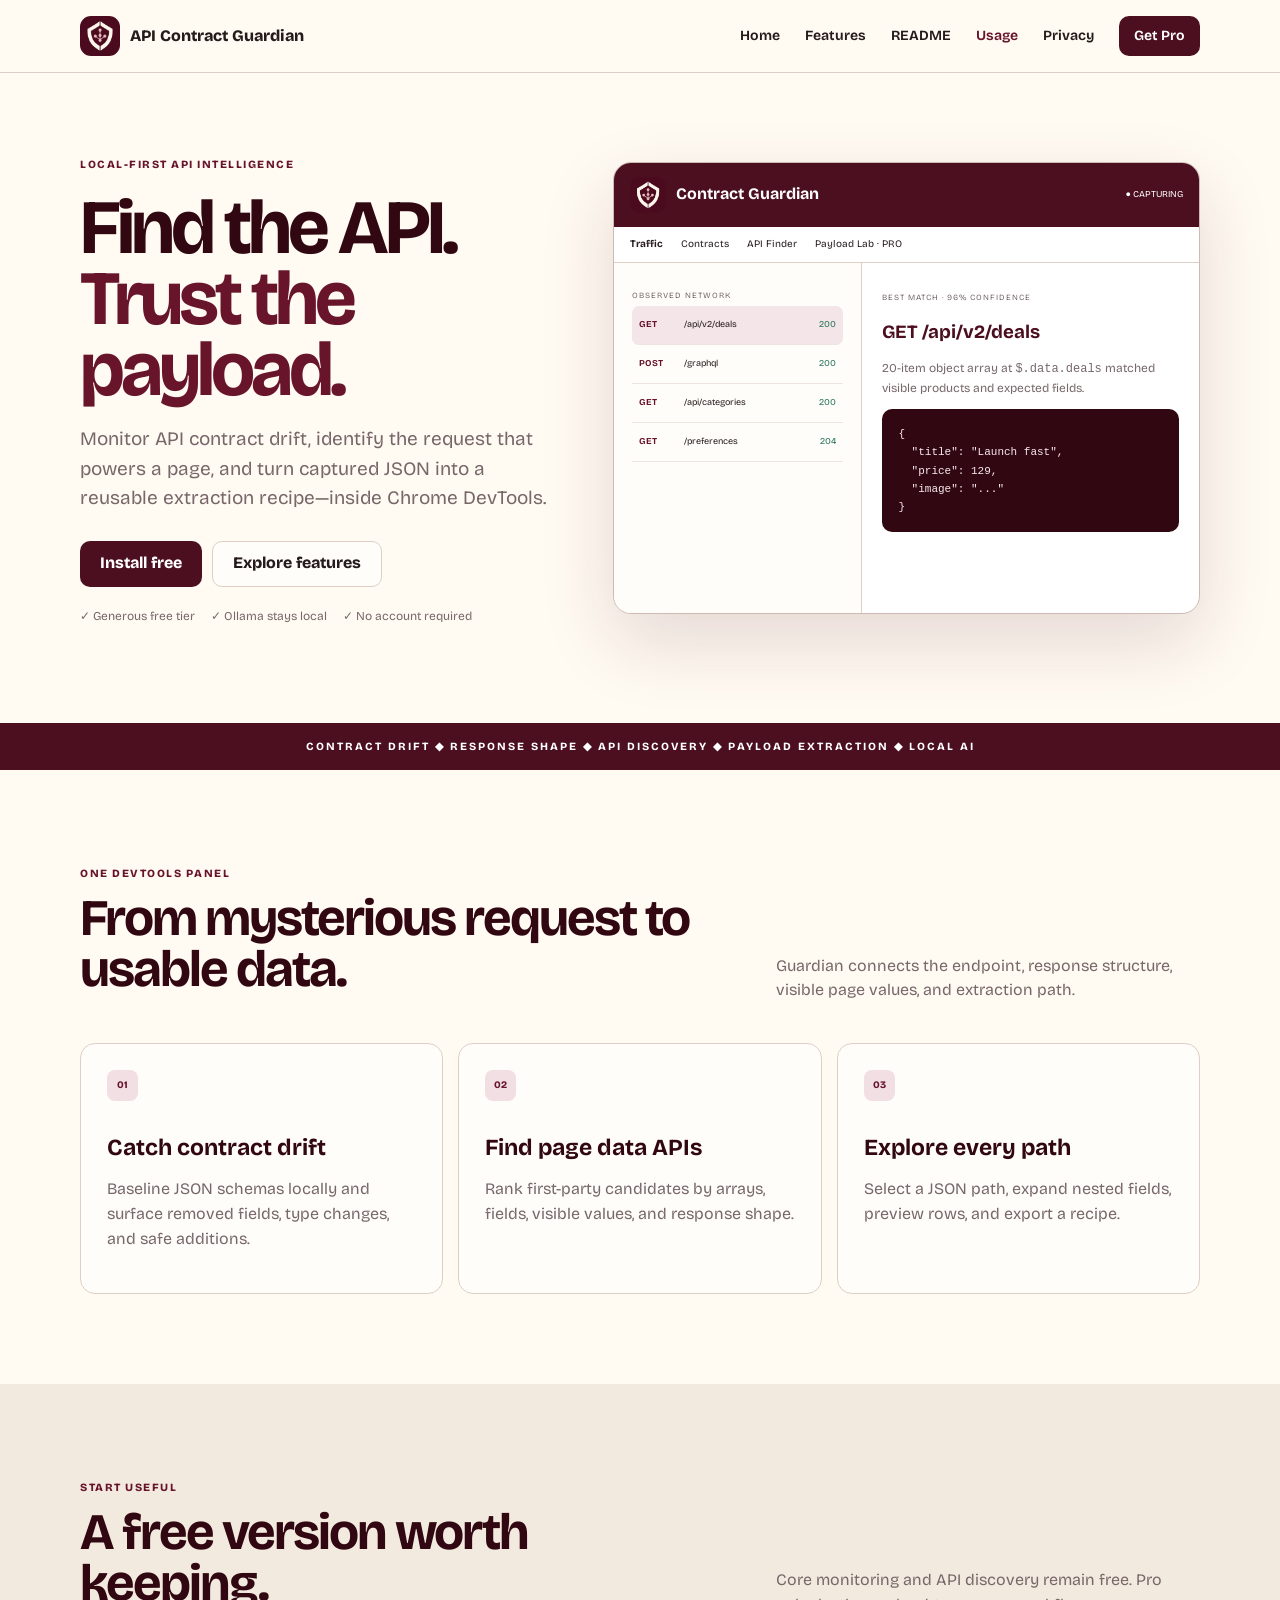
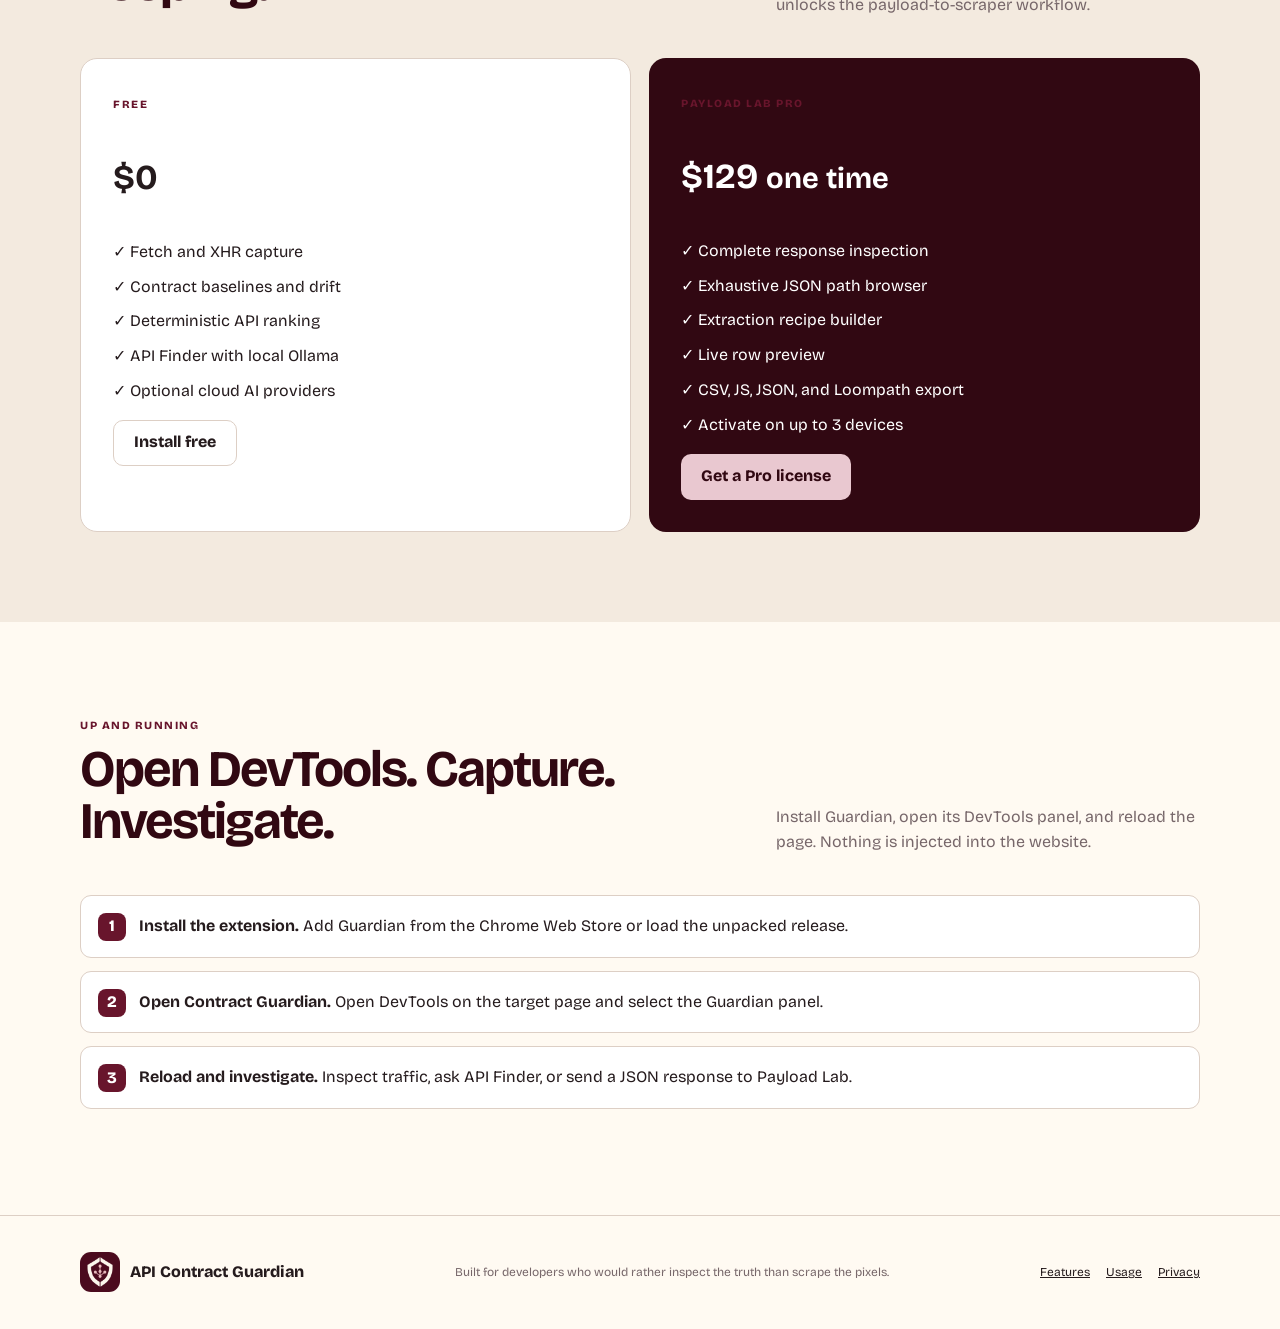
<file: index.html>
<!doctype html>
<html lang="en">
<head><meta charset="utf-8"><meta name="viewport" content="width=device-width,initial-scale=1"><title>API Contract Guardian — Find the API. Trust the payload.</title><meta name="description" content="A local-first Chrome DevTools extension for API monitoring, endpoint discovery, and JSON extraction."><link rel="icon" href="assets/logo.png"><link rel="stylesheet" href="styles.css"></head>
<body>
<header class="site-header"><nav class="nav shell"><a class="brand" href="index.html"><img src="assets/logo.png" alt=""><span>API Contract Guardian</span></a><div class="nav-links"><a href="index.html">Home</a><a href="features.html">Features</a><a href="readme.html">README</a><a aria-current="page" href="usage.html">Usage</a><a href="privacy.html">Privacy</a><a class="nav-cta" href="https://krrish.lemonsqueezy.com/checkout/buy/bc4b60ac-bb03-4356-a232-8a1e828eb6a8">Get Pro</a></div></nav></header>
<main>
  <section class="hero shell">
    <div><span class="eyebrow">Local-first API intelligence</span><h1>Find the API.<br><em>Trust the payload.</em></h1><p class="lede">Monitor API contract drift, identify the request that powers a page, and turn captured JSON into a reusable extraction recipe—inside Chrome DevTools.</p><div class="actions"><a class="button primary" href="#install">Install free</a><a class="button secondary" href="features.html">Explore features</a></div><div class="checks"><span>✓ Generous free tier</span><span>✓ Ollama stays local</span><span>✓ No account required</span></div></div>
    <div class="demo"><div class="demo-top"><img src="assets/logo.png" alt=""><strong>Contract Guardian</strong><span>● CAPTURING</span></div><div class="demo-tabs"><b>Traffic</b><span>Contracts</span><span>API Finder</span><span>Payload Lab · PRO</span></div><div class="demo-body"><aside class="requests"><small>OBSERVED NETWORK</small><div class="request active"><b>GET</b><span>/api/v2/deals</span><i>200</i></div><div class="request"><b>POST</b><span>/graphql</span><i>200</i></div><div class="request"><b>GET</b><span>/api/categories</span><i>200</i></div><div class="request"><b>GET</b><span>/preferences</span><i>204</i></div></aside><section class="payload"><small>BEST MATCH · 96% CONFIDENCE</small><h3>GET /api/v2/deals</h3><p>20-item object array at <code>$.data.deals</code> matched visible products and expected fields.</p><pre>{
  "title": "Launch fast",
  "price": 129,
  "image": "..."
}</pre></section></div></div>
  </section>
  <div class="band">CONTRACT DRIFT ◆ RESPONSE SHAPE ◆ API DISCOVERY ◆ PAYLOAD EXTRACTION ◆ LOCAL AI</div>
  <section class="section shell"><div class="section-head"><div><span class="eyebrow">One DevTools panel</span><h2>From mysterious request to usable data.</h2></div><p>Guardian connects the endpoint, response structure, visible page values, and extraction path.</p></div><div class="grid"><article class="card"><span class="number">01</span><h3>Catch contract drift</h3><p>Baseline JSON schemas locally and surface removed fields, type changes, and safe additions.</p></article><article class="card"><span class="number">02</span><h3>Find page data APIs</h3><p>Rank first-party candidates by arrays, fields, visible values, and response shape.</p></article><article class="card"><span class="number">03</span><h3>Explore every path</h3><p>Select a JSON path, expand nested fields, preview rows, and export a recipe.</p></article></div></section>
  <section class="section alt"><div class="shell"><div class="section-head"><div><span class="eyebrow">Start useful</span><h2>A free version worth keeping.</h2></div><p>Core monitoring and API discovery remain free. Pro unlocks the payload-to-scraper workflow.</p></div><div class="compare"><article class="plan free"><span class="eyebrow">Free</span><h3>$0</h3><ul><li>✓ Fetch and XHR capture</li><li>✓ Contract baselines and drift</li><li>✓ Deterministic API ranking</li><li>✓ API Finder with local Ollama</li><li>✓ Optional cloud AI providers</li></ul><a class="button" href="#install">Install free</a></article><article class="plan pro"><span class="eyebrow">Payload Lab Pro</span><h3>$129 <small>one time</small></h3><ul><li>✓ Complete response inspection</li><li>✓ Exhaustive JSON path browser</li><li>✓ Extraction recipe builder</li><li>✓ Live row preview</li><li>✓ CSV, JS, JSON, and Loompath export</li><li>✓ Activate on up to 3 devices</li></ul><a class="button" href="https://krrish.lemonsqueezy.com/checkout/buy/bc4b60ac-bb03-4356-a232-8a1e828eb6a8">Get a Pro license</a></article></div></div></section>
  <section id="install" class="section shell"><div class="section-head"><div><span class="eyebrow">Up and running</span><h2>Open DevTools. Capture. Investigate.</h2></div><p>Install Guardian, open its DevTools panel, and reload the page. Nothing is injected into the website.</p></div><ol class="steps"><li><strong>Install the extension.</strong> Add Guardian from the Chrome Web Store or load the unpacked release.</li><li><strong>Open Contract Guardian.</strong> Open DevTools on the target page and select the Guardian panel.</li><li><strong>Reload and investigate.</strong> Inspect traffic, ask API Finder, or send a JSON response to Payload Lab.</li></ol></section>
</main>
<footer class="site-footer"><div class="footer-row shell"><a class="brand" href="index.html"><img src="assets/logo.png" alt=""><span>API Contract Guardian</span></a><p>Built for developers who would rather inspect the truth than scrape the pixels.</p><div class="footer-links"><a href="features.html">Features</a><a href="usage.html">Usage</a><a href="privacy.html">Privacy</a></div></div></footer>
</body></html>
</file>
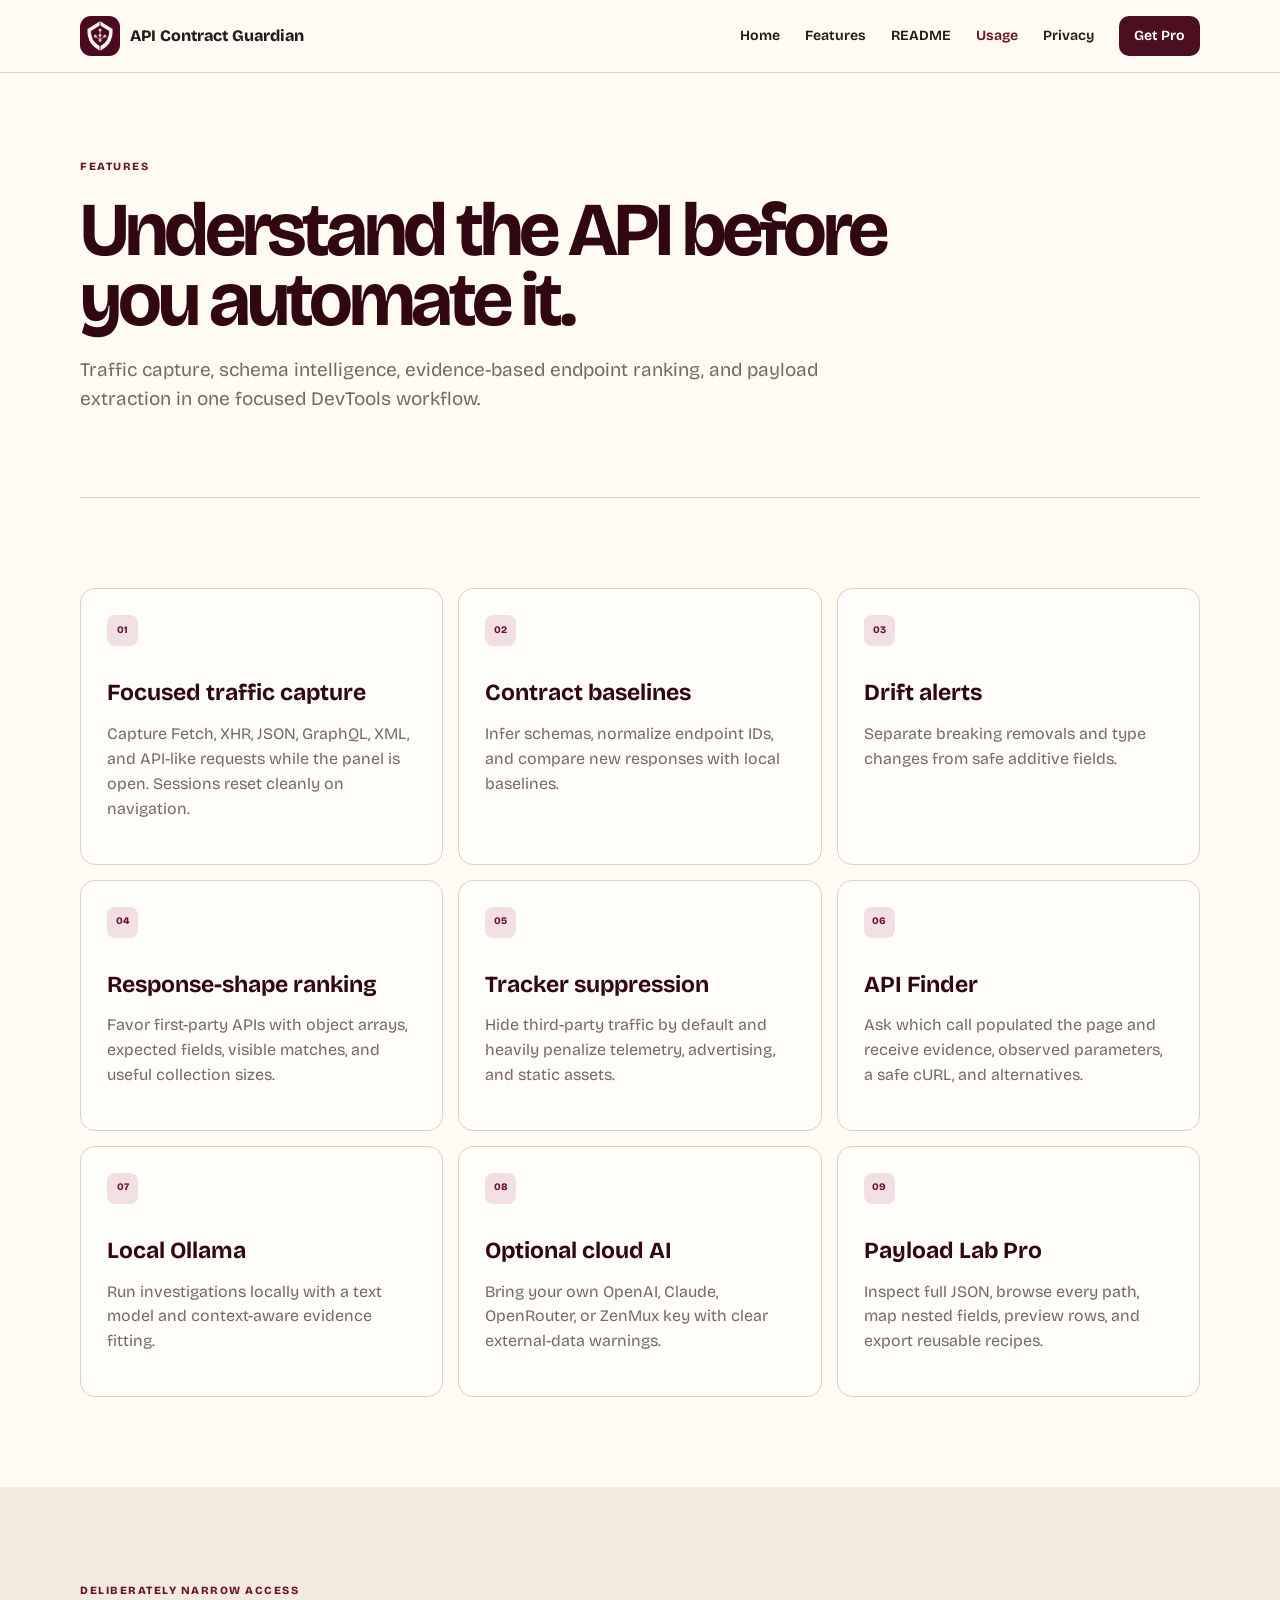
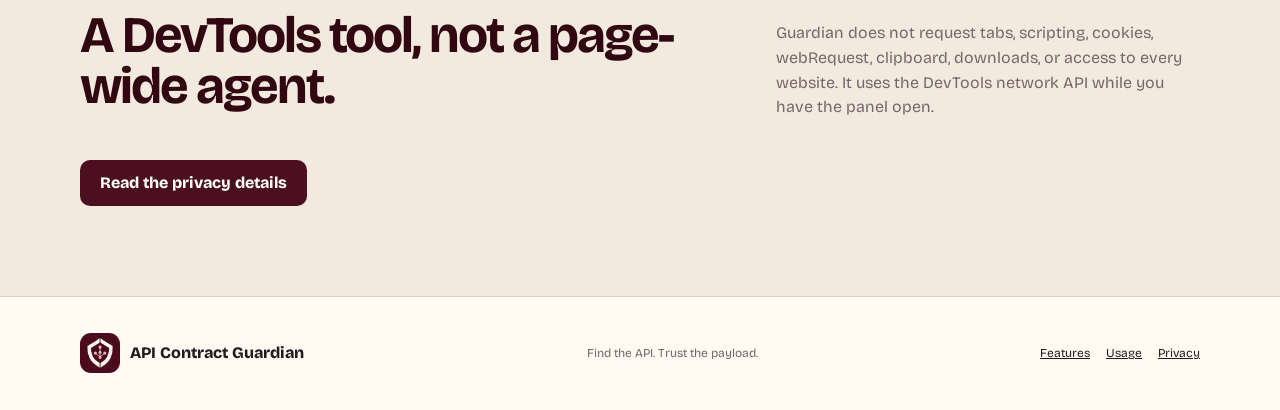
<file: features.html>
<!doctype html><html lang="en"><head><meta charset="utf-8"><meta name="viewport" content="width=device-width,initial-scale=1"><title>Features — API Contract Guardian</title><meta name="description" content="Explore API monitoring, endpoint discovery, local AI, and payload extraction features."><link rel="icon" href="assets/logo.png"><link rel="stylesheet" href="styles.css"></head><body>
<header class="site-header"><nav class="nav shell"><a class="brand" href="index.html"><img src="assets/logo.png" alt=""><span>API Contract Guardian</span></a><div class="nav-links"><a href="index.html">Home</a><a href="features.html">Features</a><a href="readme.html">README</a><a aria-current="page" href="usage.html">Usage</a><a href="privacy.html">Privacy</a><a class="nav-cta" href="https://krrish.lemonsqueezy.com/checkout/buy/bc4b60ac-bb03-4356-a232-8a1e828eb6a8">Get Pro</a></div></nav></header>
<main><section class="page-hero shell"><span class="eyebrow">Features</span><h1>Understand the API before you automate it.</h1><p>Traffic capture, schema intelligence, evidence-based endpoint ranking, and payload extraction in one focused DevTools workflow.</p></section>
<section class="section shell"><div class="grid">
<article class="card"><span class="number">01</span><h3>Focused traffic capture</h3><p>Capture Fetch, XHR, JSON, GraphQL, XML, and API-like requests while the panel is open. Sessions reset cleanly on navigation.</p></article>
<article class="card"><span class="number">02</span><h3>Contract baselines</h3><p>Infer schemas, normalize endpoint IDs, and compare new responses with local baselines.</p></article>
<article class="card"><span class="number">03</span><h3>Drift alerts</h3><p>Separate breaking removals and type changes from safe additive fields.</p></article>
<article class="card"><span class="number">04</span><h3>Response-shape ranking</h3><p>Favor first-party APIs with object arrays, expected fields, visible matches, and useful collection sizes.</p></article>
<article class="card"><span class="number">05</span><h3>Tracker suppression</h3><p>Hide third-party traffic by default and heavily penalize telemetry, advertising, and static assets.</p></article>
<article class="card"><span class="number">06</span><h3>API Finder</h3><p>Ask which call populated the page and receive evidence, observed parameters, a safe cURL, and alternatives.</p></article>
<article class="card"><span class="number">07</span><h3>Local Ollama</h3><p>Run investigations locally with a text model and context-aware evidence fitting.</p></article>
<article class="card"><span class="number">08</span><h3>Optional cloud AI</h3><p>Bring your own OpenAI, Claude, OpenRouter, or ZenMux key with clear external-data warnings.</p></article>
<article class="card"><span class="number">09</span><h3>Payload Lab Pro</h3><p>Inspect full JSON, browse every path, map nested fields, preview rows, and export reusable recipes.</p></article>
</div></section>
<section class="section alt"><div class="shell"><div class="section-head"><div><span class="eyebrow">Deliberately narrow access</span><h2>A DevTools tool, not a page-wide agent.</h2></div><p>Guardian does not request tabs, scripting, cookies, webRequest, clipboard, downloads, or access to every website. It uses the DevTools network API while you have the panel open.</p></div><a class="button primary" href="privacy.html">Read the privacy details</a></div></section></main>
<footer class="site-footer"><div class="footer-row shell"><a class="brand" href="index.html"><img src="assets/logo.png" alt=""><span>API Contract Guardian</span></a><p>Find the API. Trust the payload.</p><div class="footer-links"><a href="features.html">Features</a><a href="usage.html">Usage</a><a href="privacy.html">Privacy</a></div></div></footer>
</body></html>
</file>
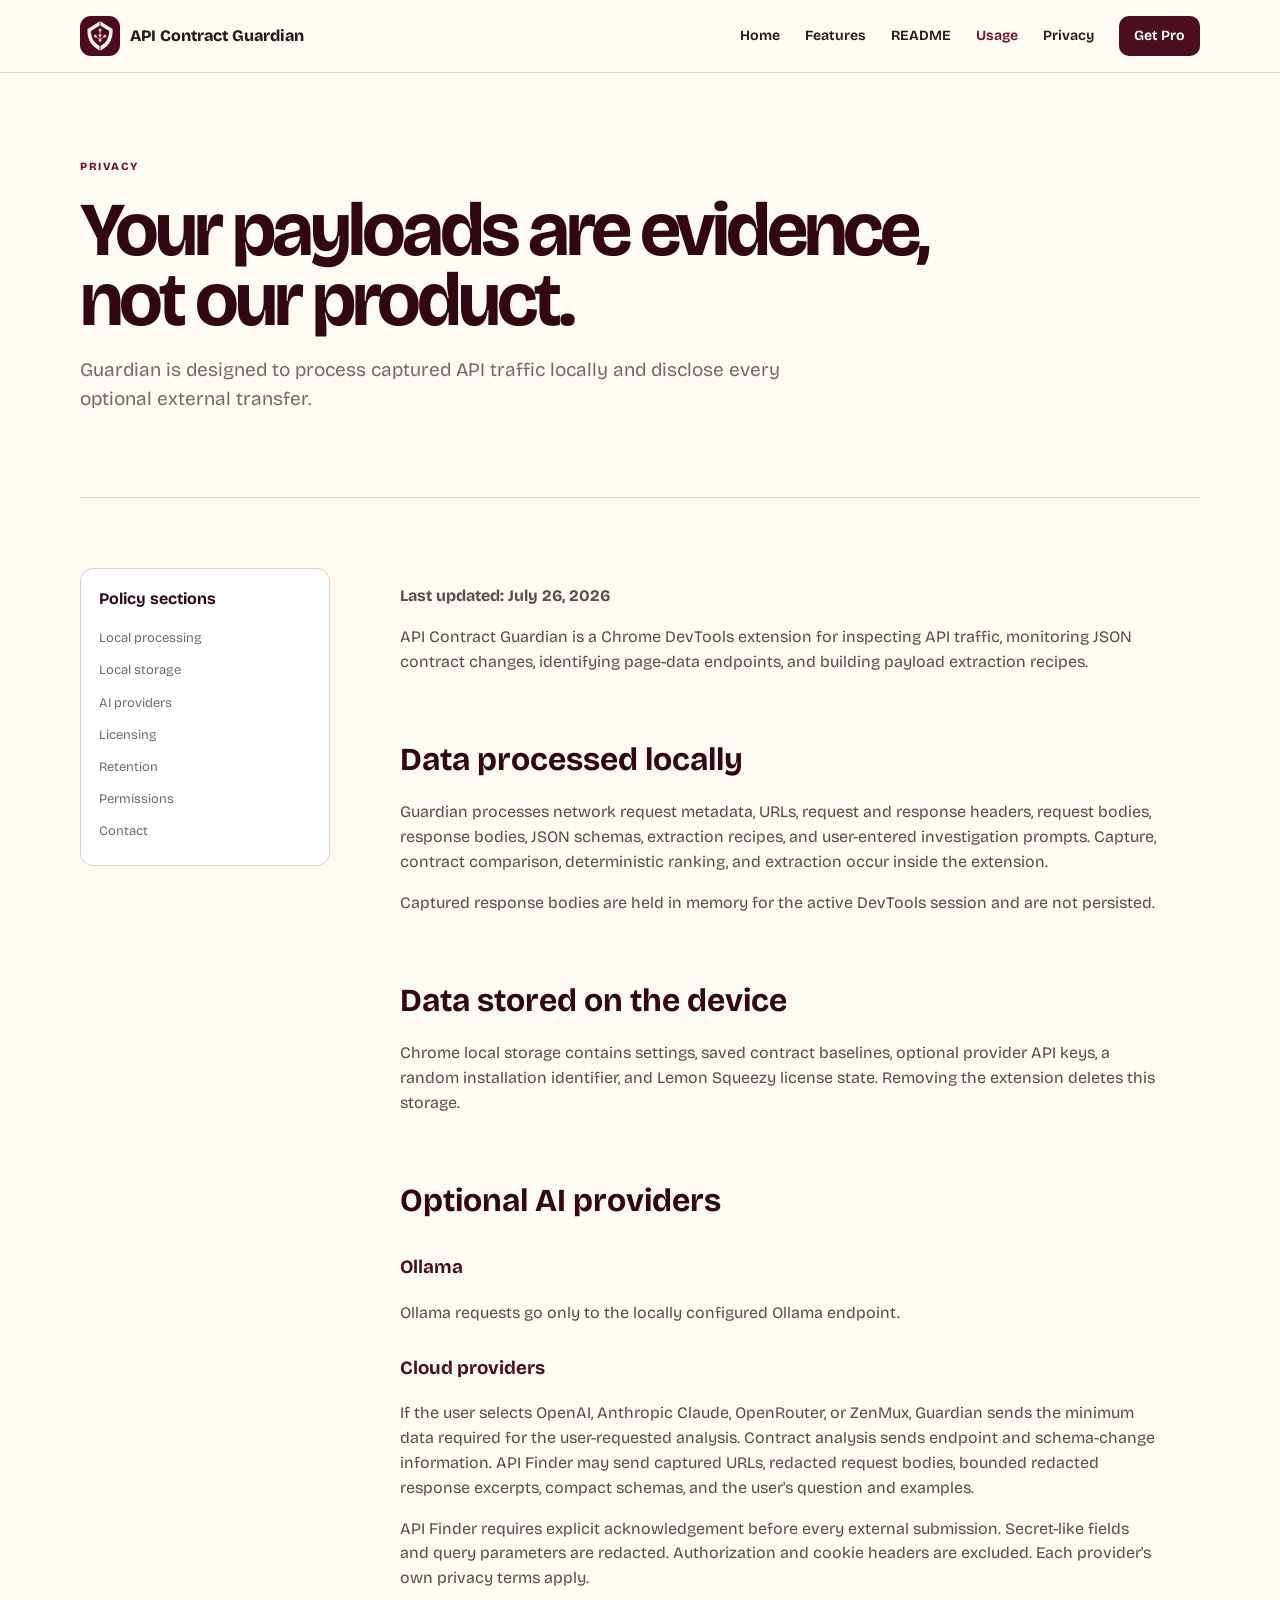
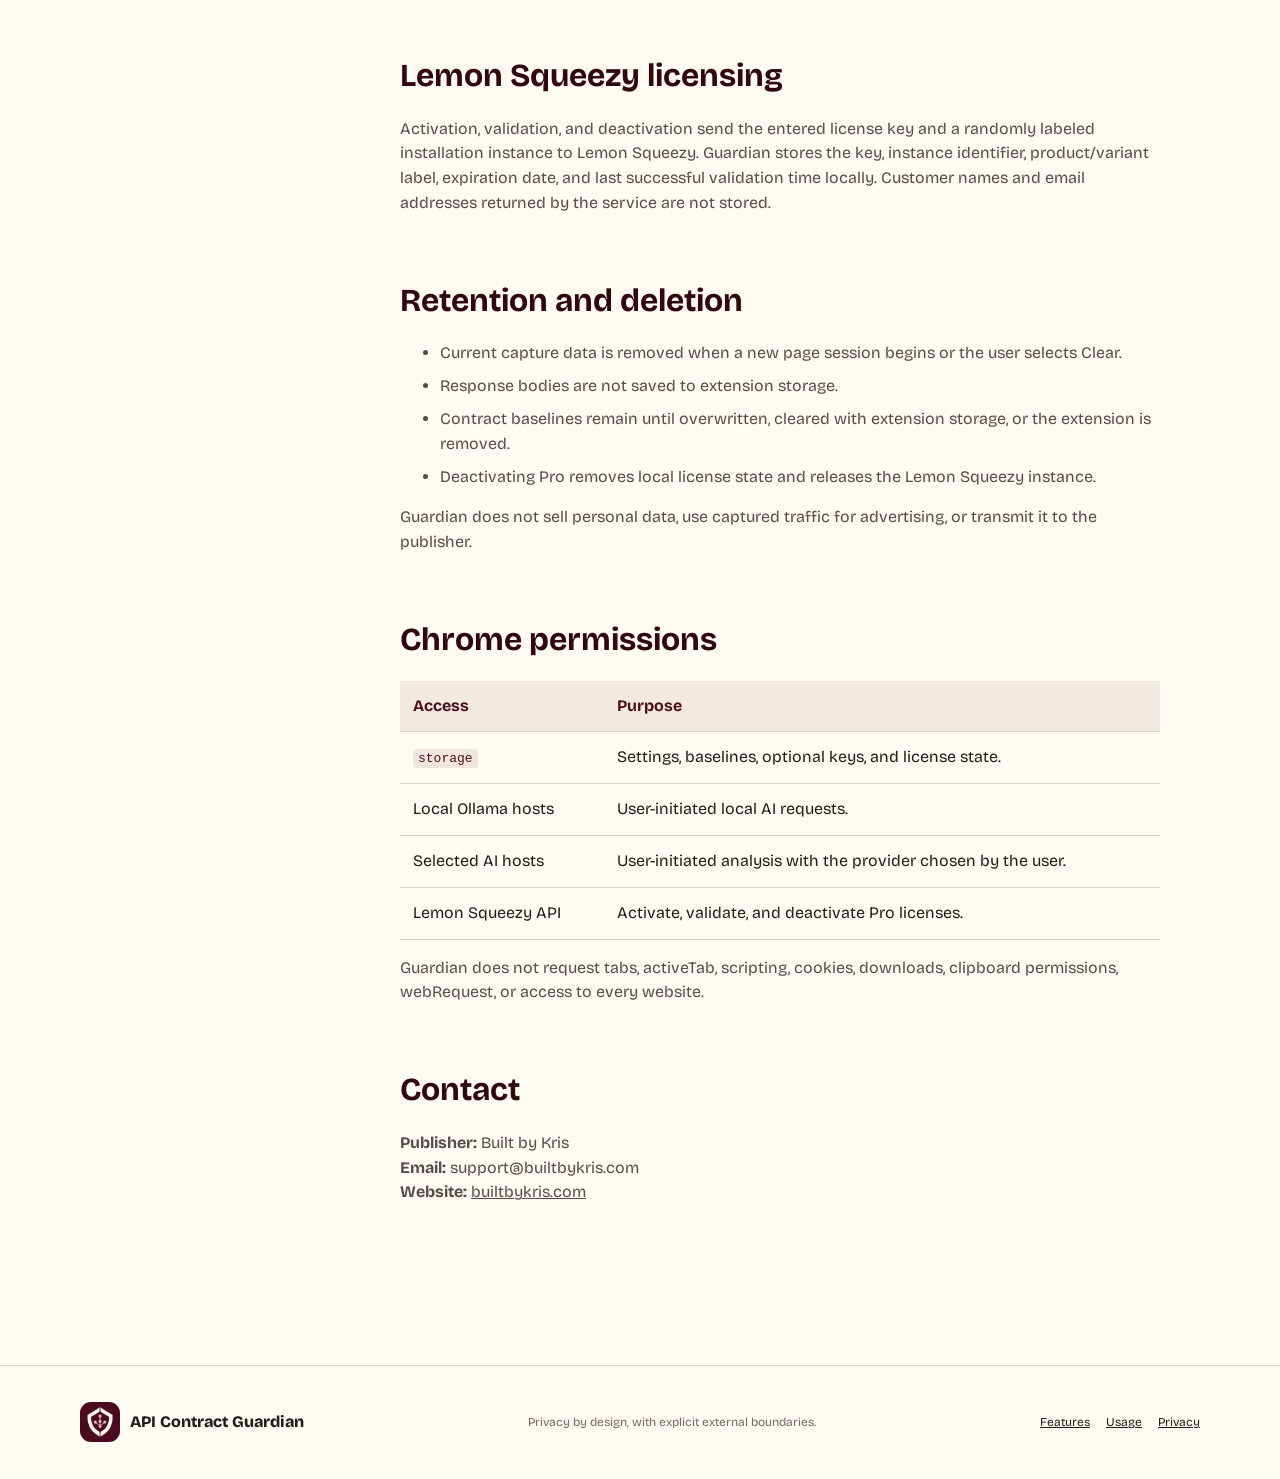
<file: privacy.html>
<!doctype html><html lang="en"><head><meta charset="utf-8"><meta name="viewport" content="width=device-width,initial-scale=1"><title>Privacy — API Contract Guardian</title><meta name="description" content="How API Contract Guardian processes captured traffic, AI requests, and license data."><link rel="icon" href="assets/logo.png"><link rel="stylesheet" href="styles.css"></head><body>
<header class="site-header"><nav class="nav shell"><a class="brand" href="index.html"><img src="assets/logo.png" alt=""><span>API Contract Guardian</span></a><div class="nav-links"><a href="index.html">Home</a><a href="features.html">Features</a><a href="readme.html">README</a><a aria-current="page" href="usage.html">Usage</a><a href="privacy.html">Privacy</a><a class="nav-cta" href="https://krrish.lemonsqueezy.com/checkout/buy/bc4b60ac-bb03-4356-a232-8a1e828eb6a8">Get Pro</a></div></nav></header>
<main><section class="page-hero shell"><span class="eyebrow">Privacy</span><h1>Your payloads are evidence, not our product.</h1><p>Guardian is designed to process captured API traffic locally and disclose every optional external transfer.</p></section>
<div class="page-layout shell"><aside class="toc"><strong>Policy sections</strong><a href="#local">Local processing</a><a href="#storage">Local storage</a><a href="#ai">AI providers</a><a href="#license">Licensing</a><a href="#retention">Retention</a><a href="#permissions">Permissions</a><a href="#contact">Contact</a></aside>
<article class="content">
<section><p><strong>Last updated: July 26, 2026</strong></p><p>API Contract Guardian is a Chrome DevTools extension for inspecting API traffic, monitoring JSON contract changes, identifying page-data endpoints, and building payload extraction recipes.</p></section>
<section id="local"><h2>Data processed locally</h2><p>Guardian processes network request metadata, URLs, request and response headers, request bodies, response bodies, JSON schemas, extraction recipes, and user-entered investigation prompts. Capture, contract comparison, deterministic ranking, and extraction occur inside the extension.</p><p>Captured response bodies are held in memory for the active DevTools session and are not persisted.</p></section>
<section id="storage"><h2>Data stored on the device</h2><p>Chrome local storage contains settings, saved contract baselines, optional provider API keys, a random installation identifier, and Lemon Squeezy license state. Removing the extension deletes this storage.</p></section>
<section id="ai"><h2>Optional AI providers</h2><h3>Ollama</h3><p>Ollama requests go only to the locally configured Ollama endpoint.</p><h3>Cloud providers</h3><p>If the user selects OpenAI, Anthropic Claude, OpenRouter, or ZenMux, Guardian sends the minimum data required for the user-requested analysis. Contract analysis sends endpoint and schema-change information. API Finder may send captured URLs, redacted request bodies, bounded redacted response excerpts, compact schemas, and the user's question and examples.</p><p>API Finder requires explicit acknowledgement before every external submission. Secret-like fields and query parameters are redacted. Authorization and cookie headers are excluded. Each provider's own privacy terms apply.</p></section>
<section id="license"><h2>Lemon Squeezy licensing</h2><p>Activation, validation, and deactivation send the entered license key and a randomly labeled installation instance to Lemon Squeezy. Guardian stores the key, instance identifier, product/variant label, expiration date, and last successful validation time locally. Customer names and email addresses returned by the service are not stored.</p></section>
<section id="retention"><h2>Retention and deletion</h2><ul><li>Current capture data is removed when a new page session begins or the user selects Clear.</li><li>Response bodies are not saved to extension storage.</li><li>Contract baselines remain until overwritten, cleared with extension storage, or the extension is removed.</li><li>Deactivating Pro removes local license state and releases the Lemon Squeezy instance.</li></ul><p>Guardian does not sell personal data, use captured traffic for advertising, or transmit it to the publisher.</p></section>
<section id="permissions"><h2>Chrome permissions</h2><table class="permission-table"><thead><tr><th>Access</th><th>Purpose</th></tr></thead><tbody><tr><td><code>storage</code></td><td>Settings, baselines, optional keys, and license state.</td></tr><tr><td>Local Ollama hosts</td><td>User-initiated local AI requests.</td></tr><tr><td>Selected AI hosts</td><td>User-initiated analysis with the provider chosen by the user.</td></tr><tr><td>Lemon Squeezy API</td><td>Activate, validate, and deactivate Pro licenses.</td></tr></tbody></table><p>Guardian does not request tabs, activeTab, scripting, cookies, downloads, clipboard permissions, webRequest, or access to every website.</p></section>
<section id="contact"><h2>Contact</h2><p><strong>Publisher:</strong> Built by Kris<br><strong>Email:</strong> support@builtbykris.com<br><strong>Website:</strong> <a href="https://contractguardian.builtbykris.com">builtbykris.com</a></p></section>
</article></div></main>
<footer class="site-footer"><div class="footer-row shell"><a class="brand" href="index.html"><img src="assets/logo.png" alt=""><span>API Contract Guardian</span></a><p>Privacy by design, with explicit external boundaries.</p><div class="footer-links"><a href="features.html">Features</a><a href="usage.html">Usage</a><a href="privacy.html">Privacy</a></div></div></footer>
</body></html>
</file>
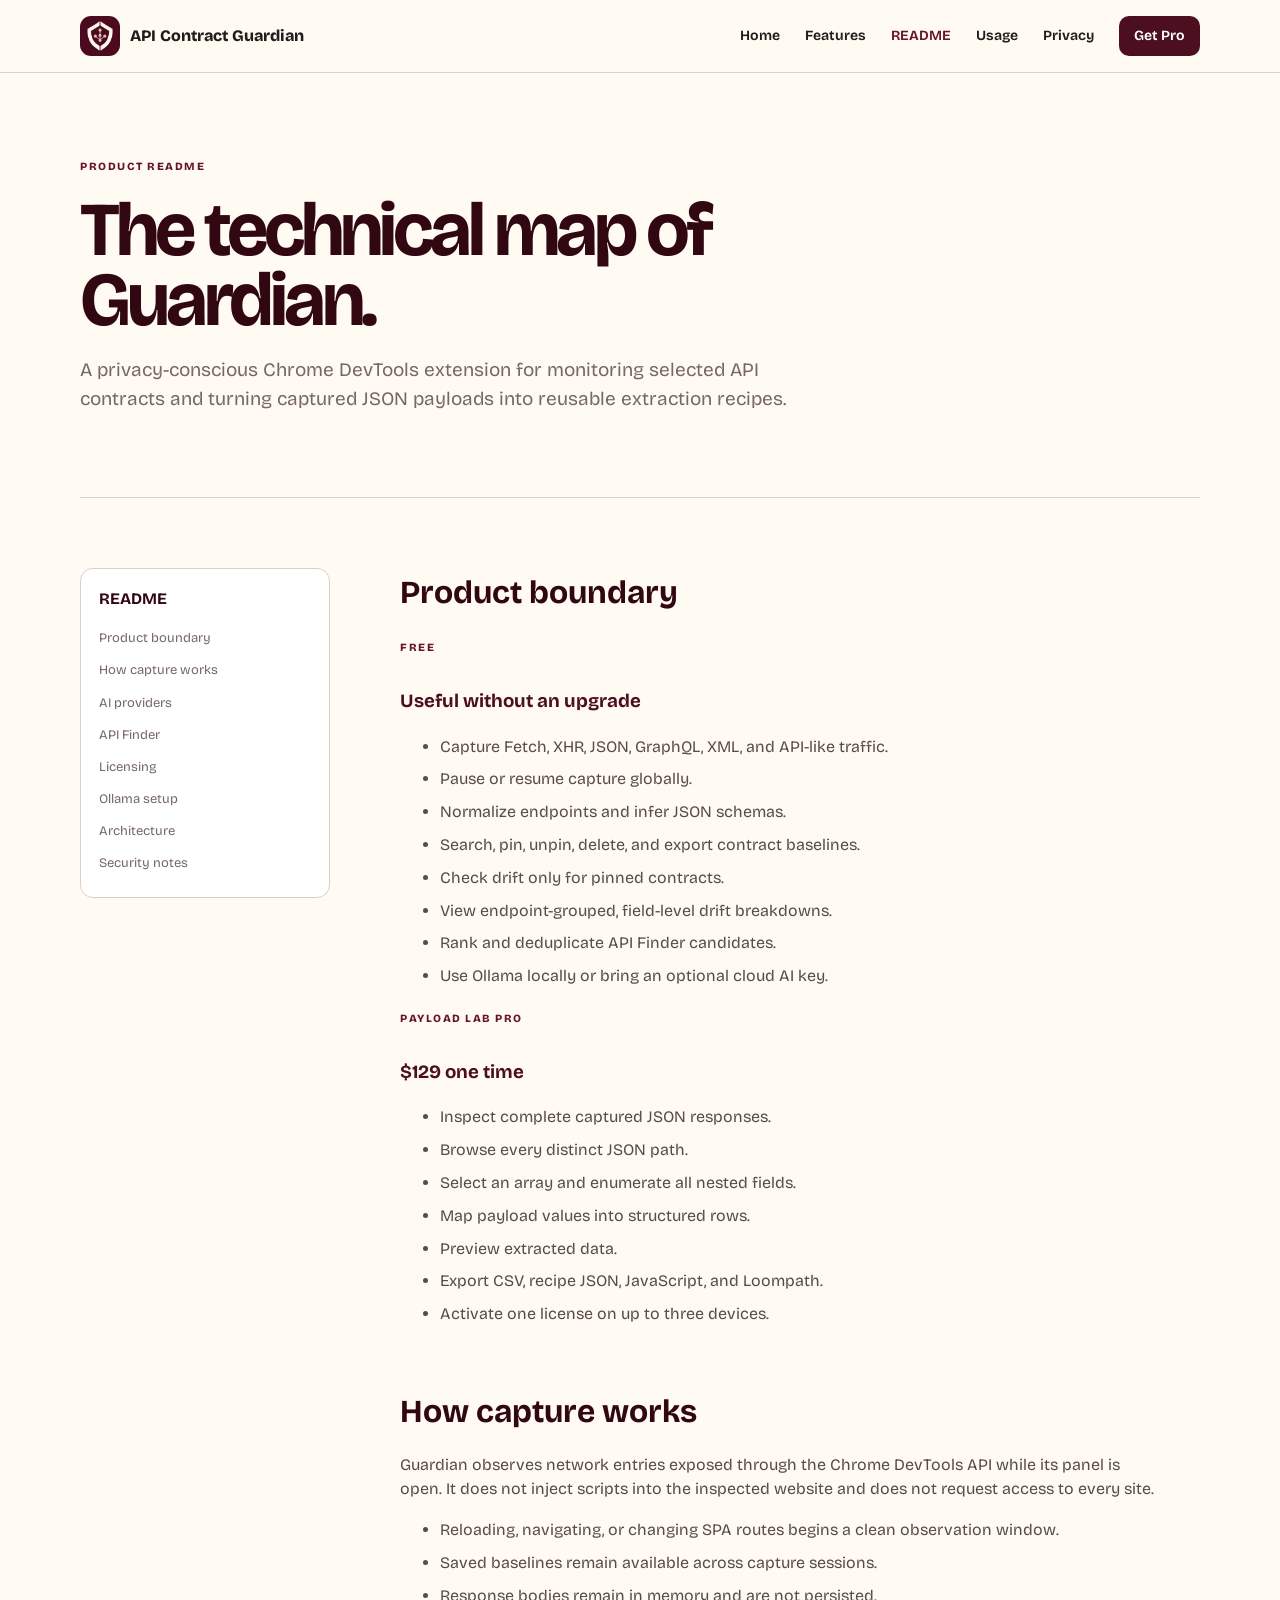
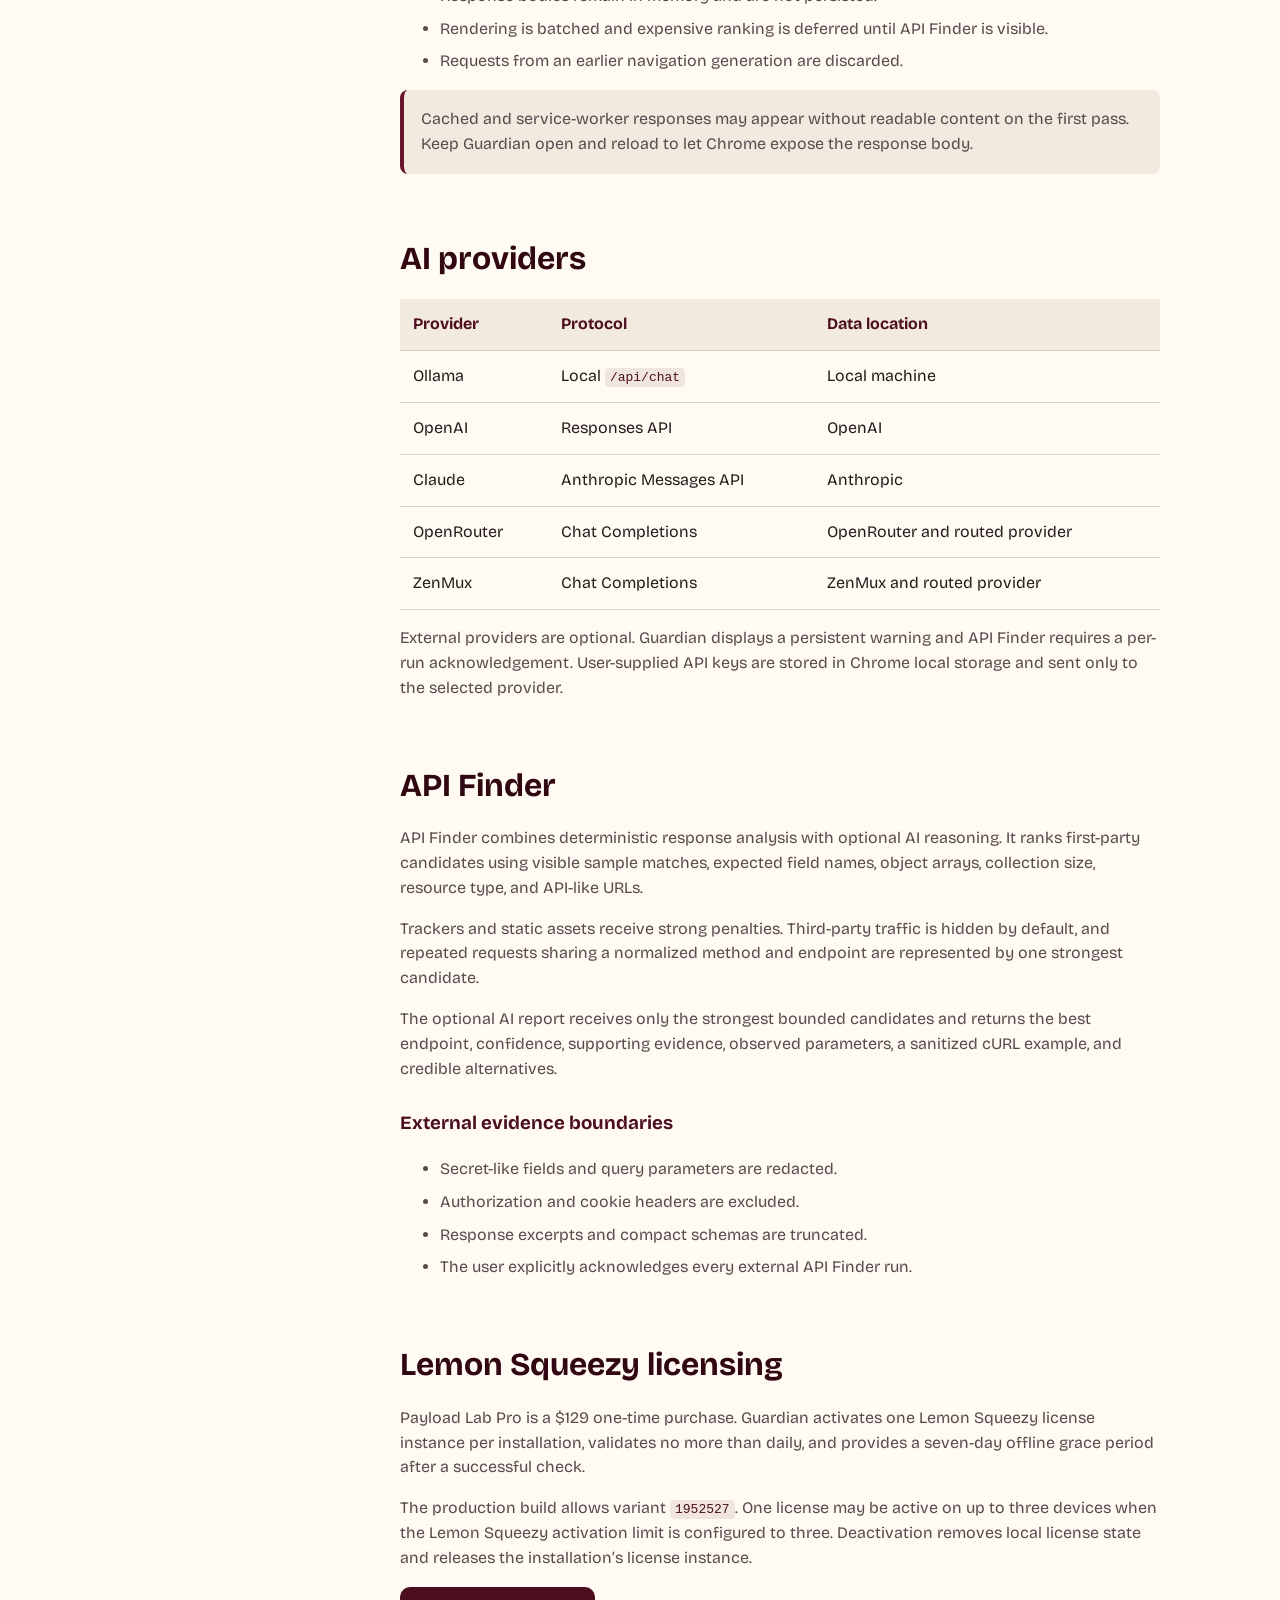
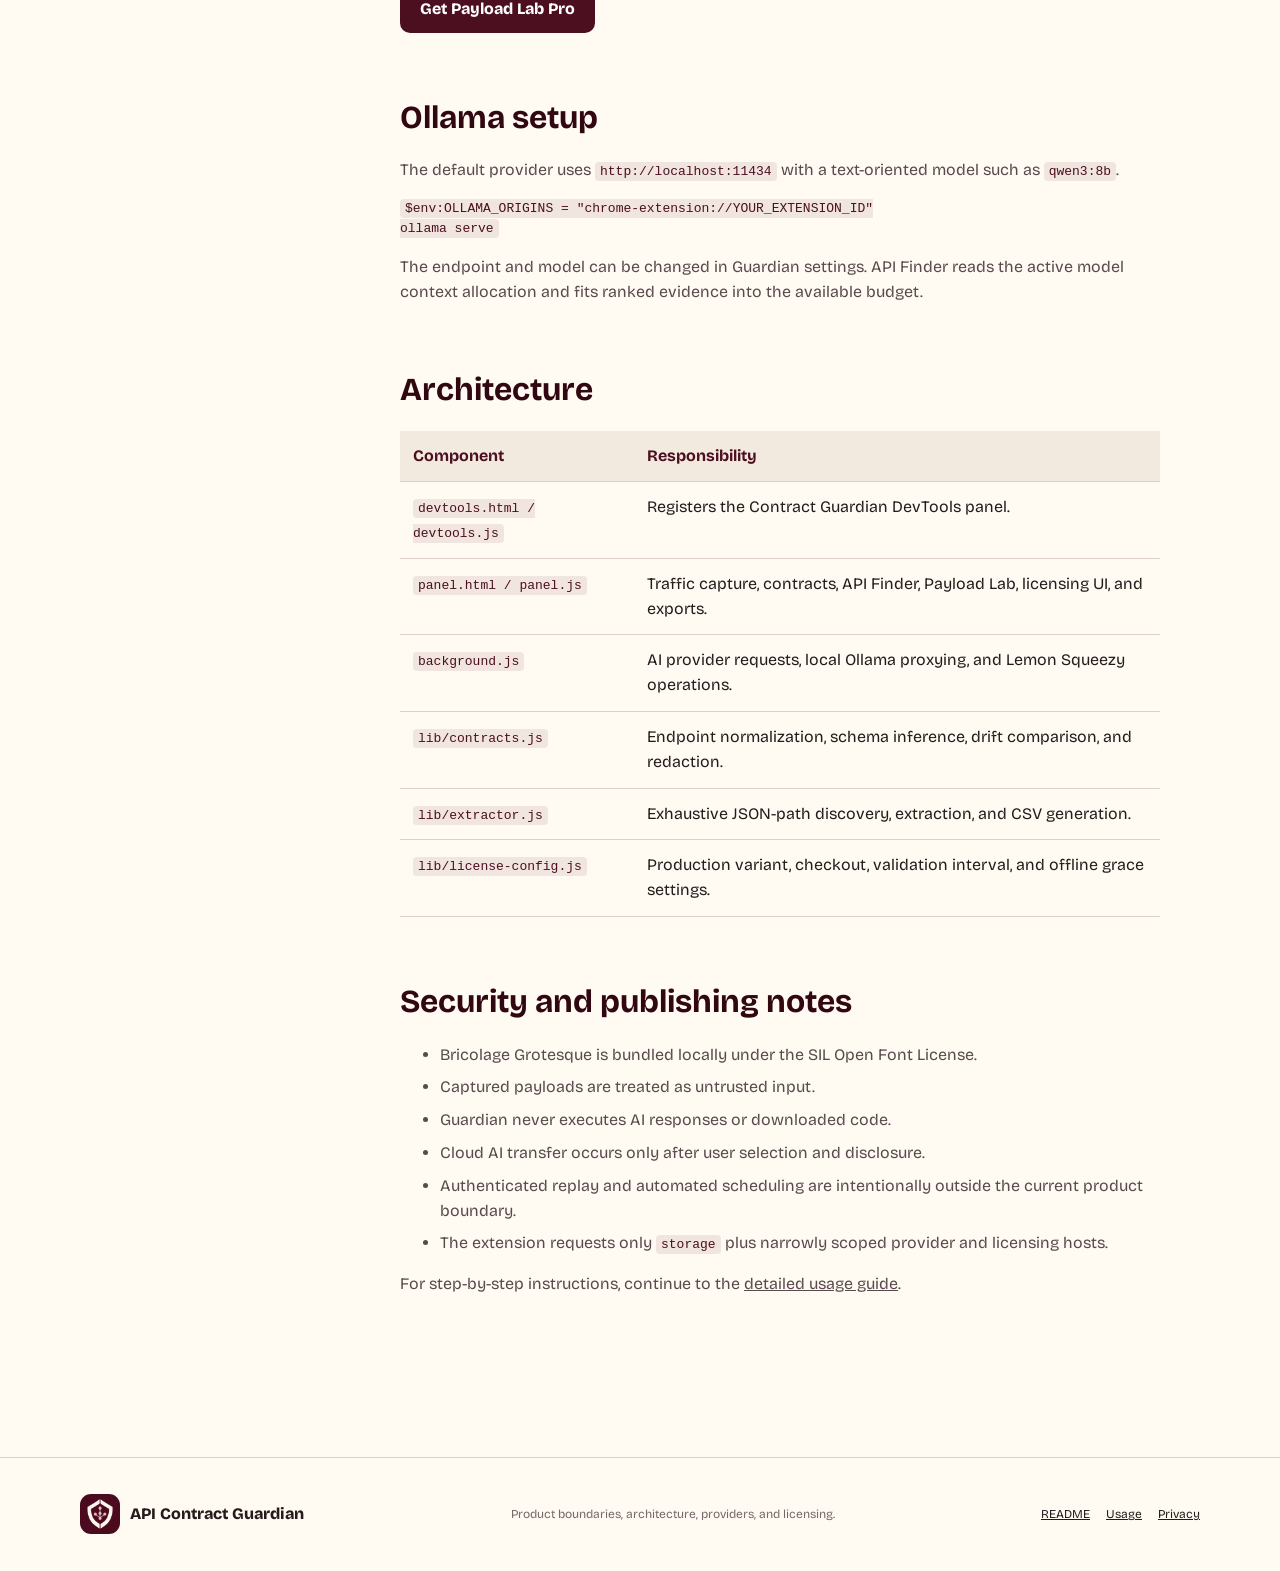
<file: readme.html>
<!doctype html>
<html lang="en">
<head>
  <meta charset="utf-8">
  <meta name="viewport" content="width=device-width,initial-scale=1">
  <title>README — API Contract Guardian</title>
  <meta name="description" content="Product boundaries, architecture, AI providers, licensing, and technical notes for API Contract Guardian.">
  <link rel="icon" href="assets/logo.png">
  <link rel="stylesheet" href="styles.css">
</head>
<body>
<header class="site-header"><nav class="nav shell"><a class="brand" href="index.html"><img src="assets/logo.png" alt=""><span>API Contract Guardian</span></a><div class="nav-links"><a href="index.html">Home</a><a href="features.html">Features</a><a aria-current="page" href="readme.html">README</a><a href="usage.html">Usage</a><a href="privacy.html">Privacy</a><a class="nav-cta" href="https://krrish.lemonsqueezy.com/checkout/buy/bc4b60ac-bb03-4356-a232-8a1e828eb6a8">Get Pro</a></div></nav></header>
<main>
  <section class="page-hero shell"><span class="eyebrow">Product README</span><h1>The technical map of Guardian.</h1><p>A privacy-conscious Chrome DevTools extension for monitoring selected API contracts and turning captured JSON payloads into reusable extraction recipes.</p></section>
  <div class="page-layout shell">
    <aside class="toc"><strong>README</strong><a href="#boundary">Product boundary</a><a href="#loading">How capture works</a><a href="#providers">AI providers</a><a href="#finder">API Finder</a><a href="#licensing">Licensing</a><a href="#ollama">Ollama setup</a><a href="#architecture">Architecture</a><a href="#security">Security notes</a></aside>
    <article class="content">
      <section id="boundary"><h2>Product boundary</h2><div class="doc-grid"><article class="doc-panel"><span class="eyebrow">Free</span><h3>Useful without an upgrade</h3><ul><li>Capture Fetch, XHR, JSON, GraphQL, XML, and API-like traffic.</li><li>Pause or resume capture globally.</li><li>Normalize endpoints and infer JSON schemas.</li><li>Search, pin, unpin, delete, and export contract baselines.</li><li>Check drift only for pinned contracts.</li><li>View endpoint-grouped, field-level drift breakdowns.</li><li>Rank and deduplicate API Finder candidates.</li><li>Use Ollama locally or bring an optional cloud AI key.</li></ul></article><article class="doc-panel pro-doc"><span class="eyebrow">Payload Lab Pro</span><h3>$129 one time</h3><ul><li>Inspect complete captured JSON responses.</li><li>Browse every distinct JSON path.</li><li>Select an array and enumerate all nested fields.</li><li>Map payload values into structured rows.</li><li>Preview extracted data.</li><li>Export CSV, recipe JSON, JavaScript, and Loompath.</li><li>Activate one license on up to three devices.</li></ul></article></div></section>

      <section id="loading"><h2>How capture works</h2><p>Guardian observes network entries exposed through the Chrome DevTools API while its panel is open. It does not inject scripts into the inspected website and does not request access to every site.</p><ul><li>Reloading, navigating, or changing SPA routes begins a clean observation window.</li><li>Saved baselines remain available across capture sessions.</li><li>Response bodies remain in memory and are not persisted.</li><li>Rendering is batched and expensive ranking is deferred until API Finder is visible.</li><li>Requests from an earlier navigation generation are discarded.</li></ul><p class="notice">Cached and service-worker responses may appear without readable content on the first pass. Keep Guardian open and reload to let Chrome expose the response body.</p></section>

      <section id="providers"><h2>AI providers</h2><table class="permission-table"><thead><tr><th>Provider</th><th>Protocol</th><th>Data location</th></tr></thead><tbody><tr><td>Ollama</td><td>Local <code>/api/chat</code></td><td>Local machine</td></tr><tr><td>OpenAI</td><td>Responses API</td><td>OpenAI</td></tr><tr><td>Claude</td><td>Anthropic Messages API</td><td>Anthropic</td></tr><tr><td>OpenRouter</td><td>Chat Completions</td><td>OpenRouter and routed provider</td></tr><tr><td>ZenMux</td><td>Chat Completions</td><td>ZenMux and routed provider</td></tr></tbody></table><p>External providers are optional. Guardian displays a persistent warning and API Finder requires a per-run acknowledgement. User-supplied API keys are stored in Chrome local storage and sent only to the selected provider.</p></section>

      <section id="finder"><h2>API Finder</h2><p>API Finder combines deterministic response analysis with optional AI reasoning. It ranks first-party candidates using visible sample matches, expected field names, object arrays, collection size, resource type, and API-like URLs.</p><p>Trackers and static assets receive strong penalties. Third-party traffic is hidden by default, and repeated requests sharing a normalized method and endpoint are represented by one strongest candidate.</p><p>The optional AI report receives only the strongest bounded candidates and returns the best endpoint, confidence, supporting evidence, observed parameters, a sanitized cURL example, and credible alternatives.</p><h3>External evidence boundaries</h3><ul><li>Secret-like fields and query parameters are redacted.</li><li>Authorization and cookie headers are excluded.</li><li>Response excerpts and compact schemas are truncated.</li><li>The user explicitly acknowledges every external API Finder run.</li></ul></section>

      <section id="licensing"><h2>Lemon Squeezy licensing</h2><p>Payload Lab Pro is a $129 one-time purchase. Guardian activates one Lemon Squeezy license instance per installation, validates no more than daily, and provides a seven-day offline grace period after a successful check.</p><p>The production build allows variant <code>1952527</code>. One license may be active on up to three devices when the Lemon Squeezy activation limit is configured to three. Deactivation removes local license state and releases the installation’s license instance.</p><a class="button primary" href="https://krrish.lemonsqueezy.com/checkout/buy/bc4b60ac-bb03-4356-a232-8a1e828eb6a8">Get Payload Lab Pro</a></section>

      <section id="ollama"><h2>Ollama setup</h2><p>The default provider uses <code>http://localhost:11434</code> with a text-oriented model such as <code>qwen3:8b</code>.</p><pre class="doc-code"><code>$env:OLLAMA_ORIGINS = "chrome-extension://YOUR_EXTENSION_ID"
ollama serve</code></pre><p>The endpoint and model can be changed in Guardian settings. API Finder reads the active model context allocation and fits ranked evidence into the available budget.</p></section>

      <section id="architecture"><h2>Architecture</h2><table class="permission-table"><thead><tr><th>Component</th><th>Responsibility</th></tr></thead><tbody><tr><td><code>devtools.html / devtools.js</code></td><td>Registers the Contract Guardian DevTools panel.</td></tr><tr><td><code>panel.html / panel.js</code></td><td>Traffic capture, contracts, API Finder, Payload Lab, licensing UI, and exports.</td></tr><tr><td><code>background.js</code></td><td>AI provider requests, local Ollama proxying, and Lemon Squeezy operations.</td></tr><tr><td><code>lib/contracts.js</code></td><td>Endpoint normalization, schema inference, drift comparison, and redaction.</td></tr><tr><td><code>lib/extractor.js</code></td><td>Exhaustive JSON-path discovery, extraction, and CSV generation.</td></tr><tr><td><code>lib/license-config.js</code></td><td>Production variant, checkout, validation interval, and offline grace settings.</td></tr></tbody></table></section>

      <section id="security"><h2>Security and publishing notes</h2><ul><li>Bricolage Grotesque is bundled locally under the SIL Open Font License.</li><li>Captured payloads are treated as untrusted input.</li><li>Guardian never executes AI responses or downloaded code.</li><li>Cloud AI transfer occurs only after user selection and disclosure.</li><li>Authenticated replay and automated scheduling are intentionally outside the current product boundary.</li><li>The extension requests only <code>storage</code> plus narrowly scoped provider and licensing hosts.</li></ul><p>For step-by-step instructions, continue to the <a href="usage.html">detailed usage guide</a>.</p></section>
    </article>
  </div>
</main>
<footer class="site-footer"><div class="footer-row shell"><a class="brand" href="index.html"><img src="assets/logo.png" alt=""><span>API Contract Guardian</span></a><p>Product boundaries, architecture, providers, and licensing.</p><div class="footer-links"><a href="readme.html">README</a><a href="usage.html">Usage</a><a href="privacy.html">Privacy</a></div></div></footer>
</body>
</html>
</file>
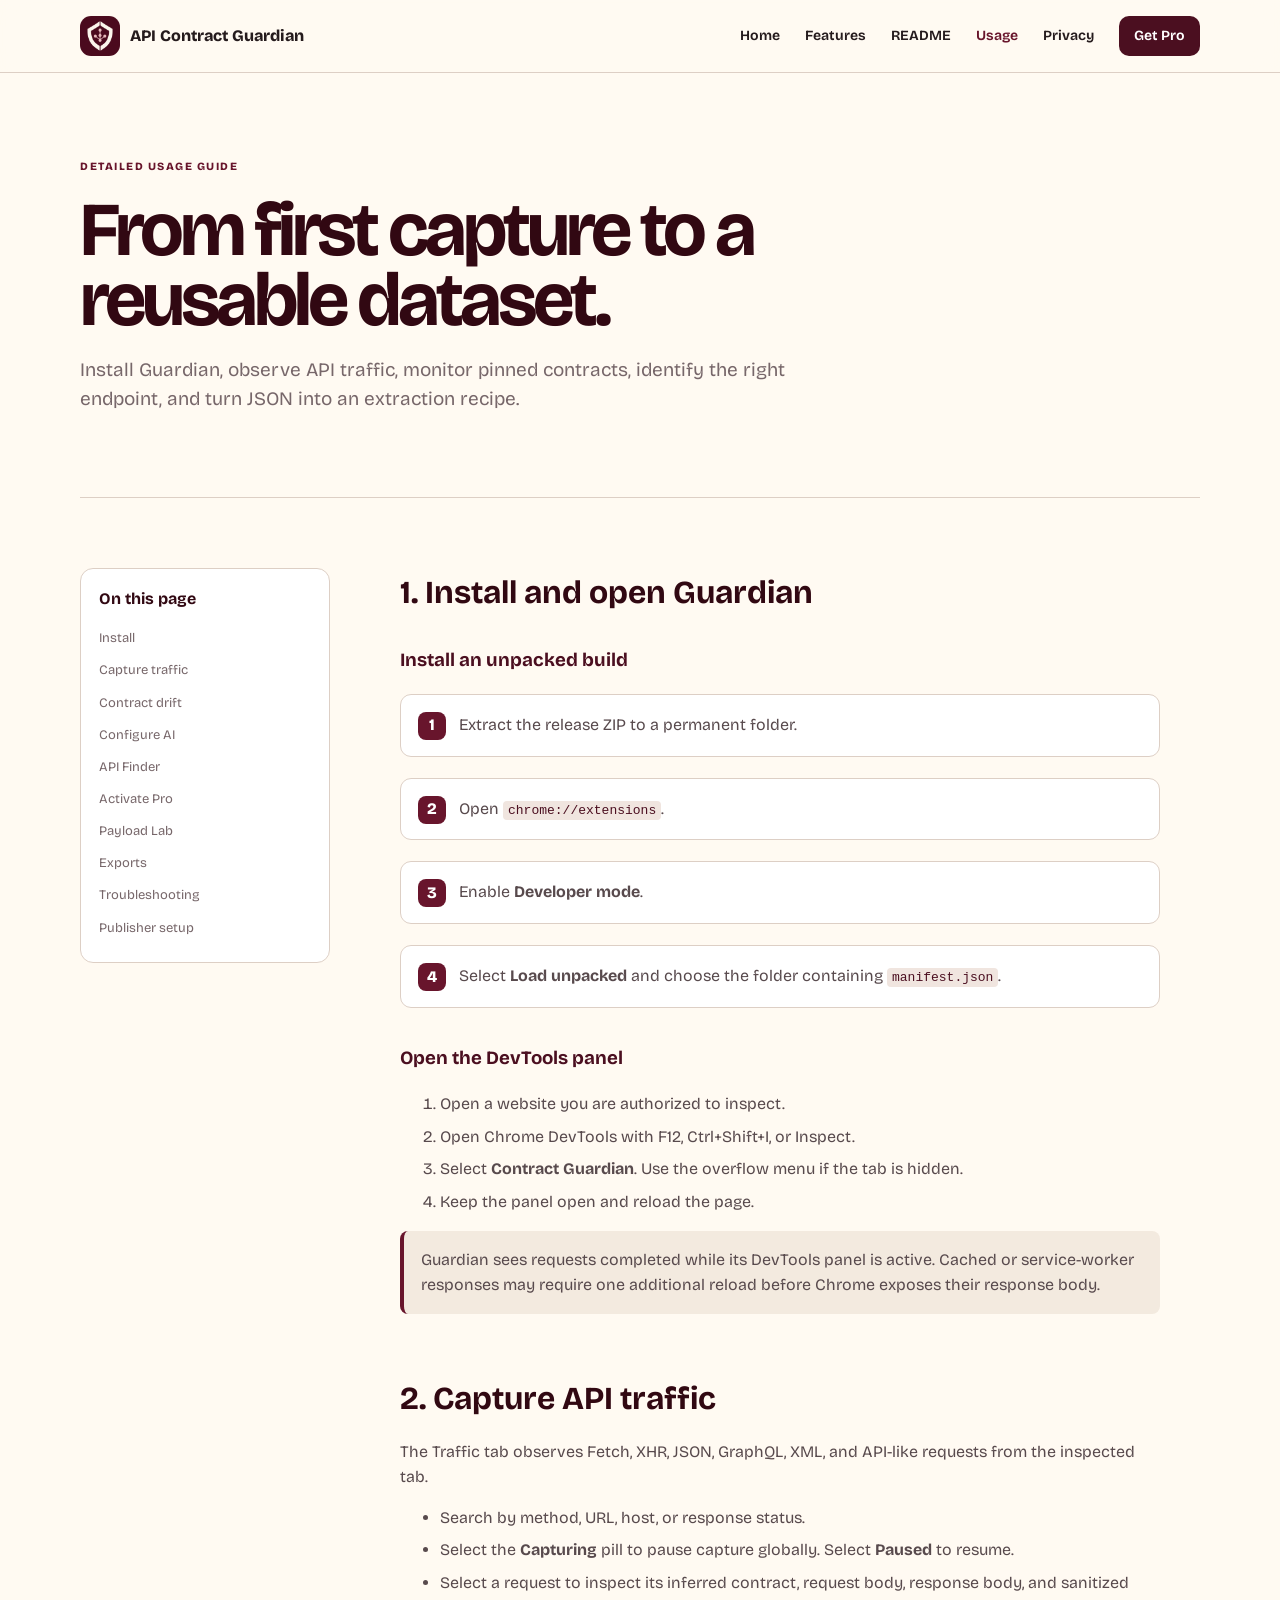
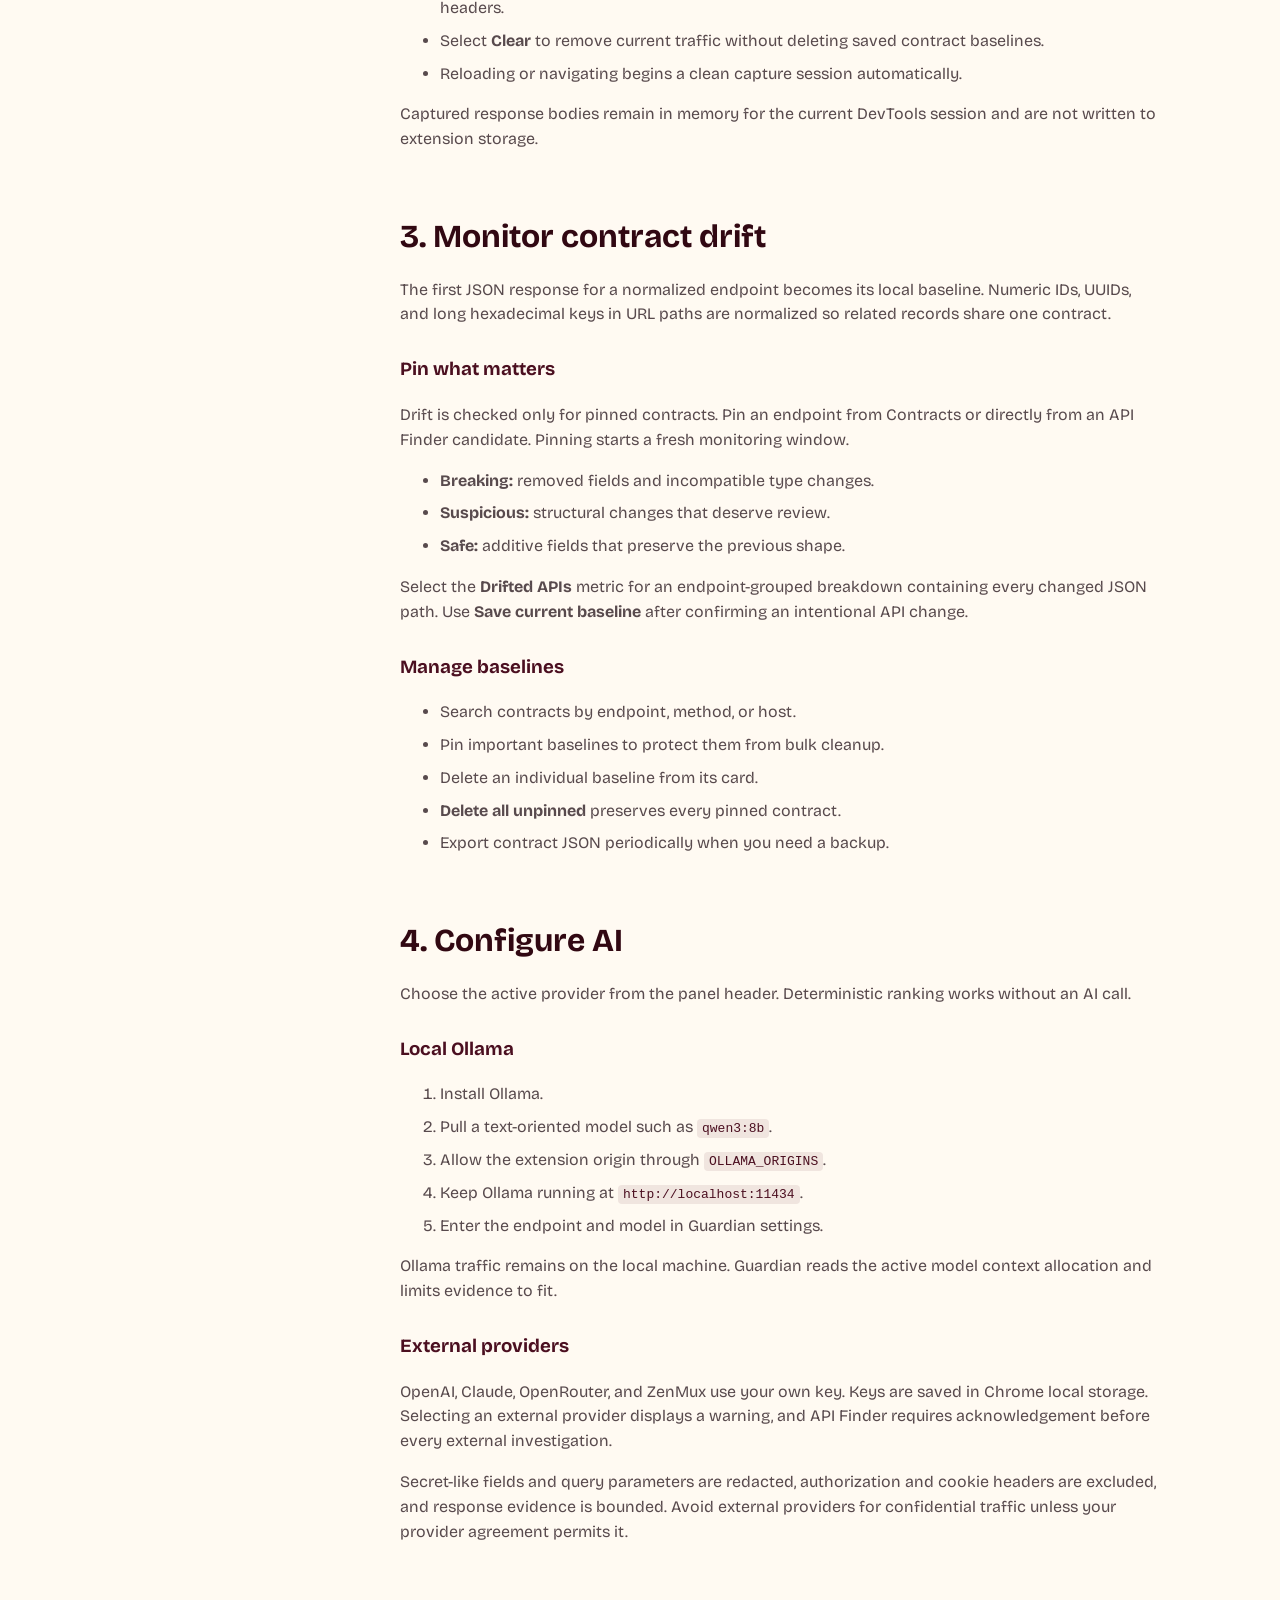
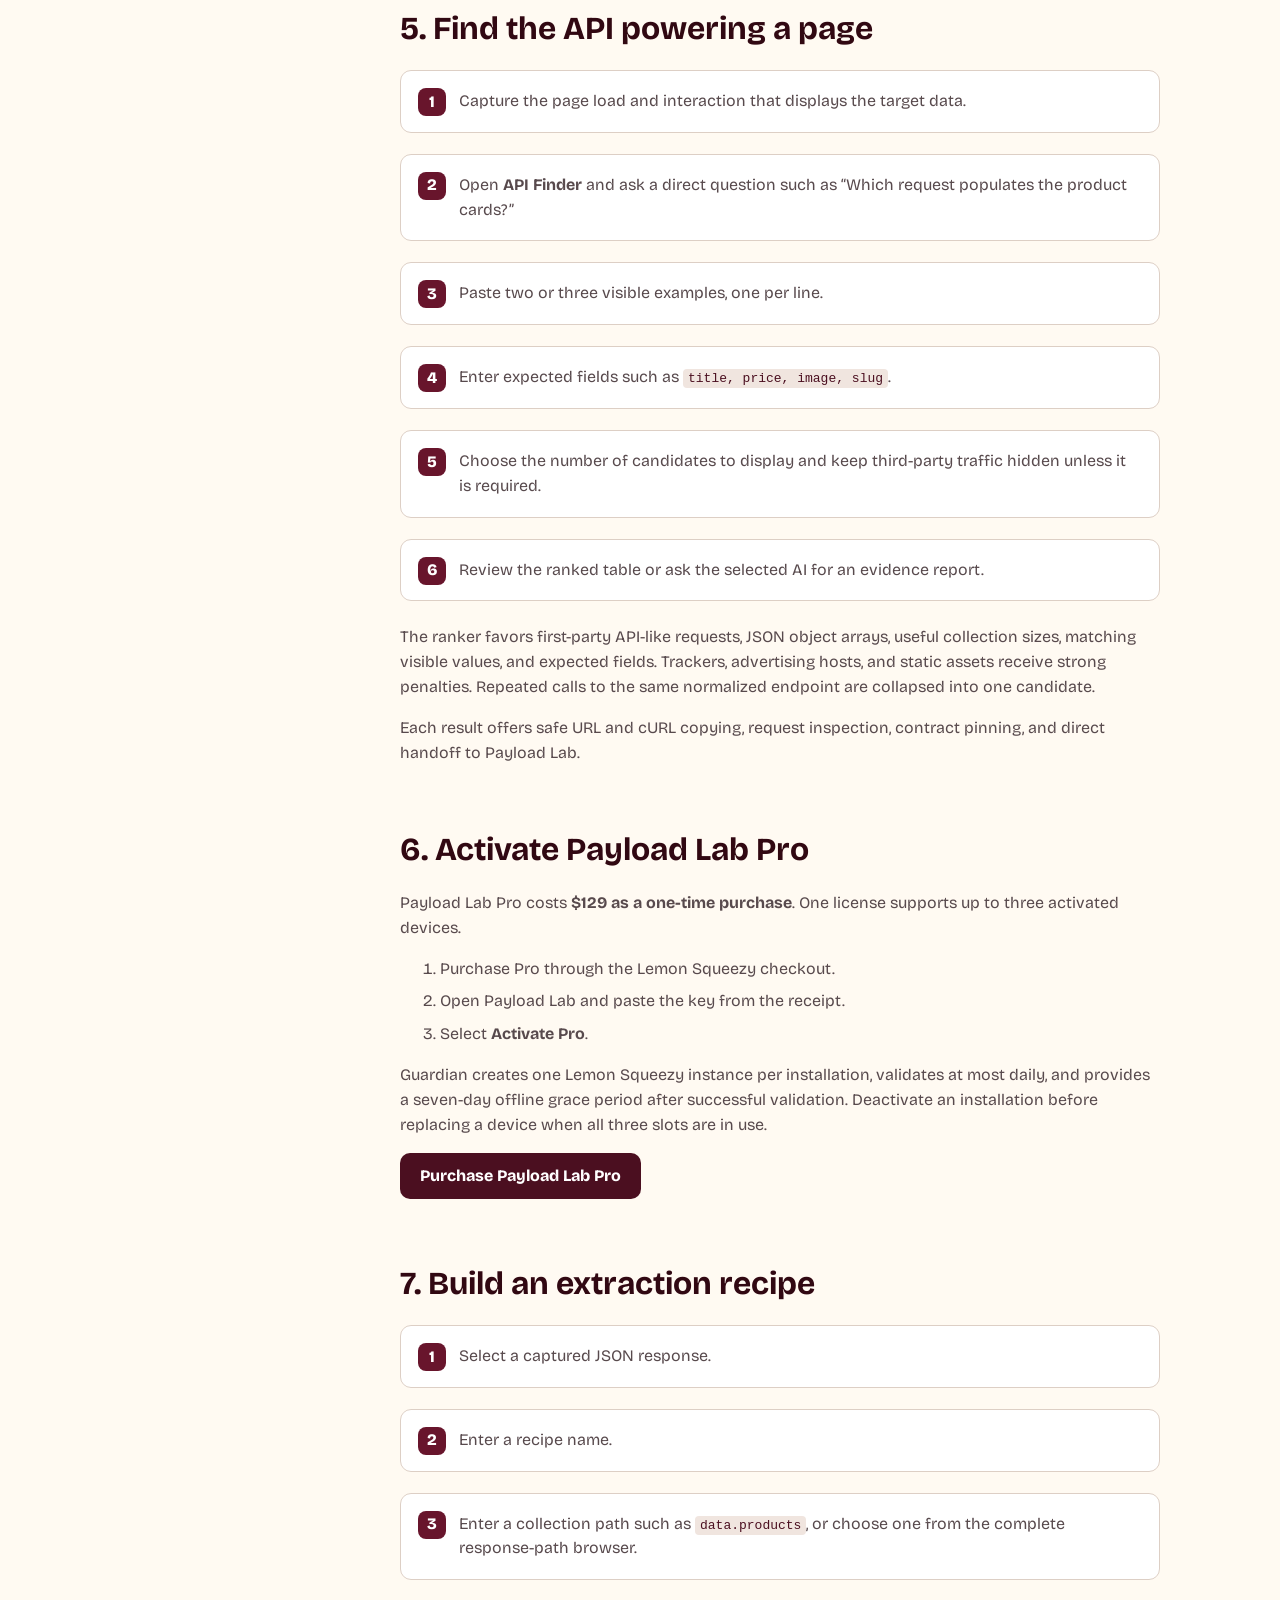
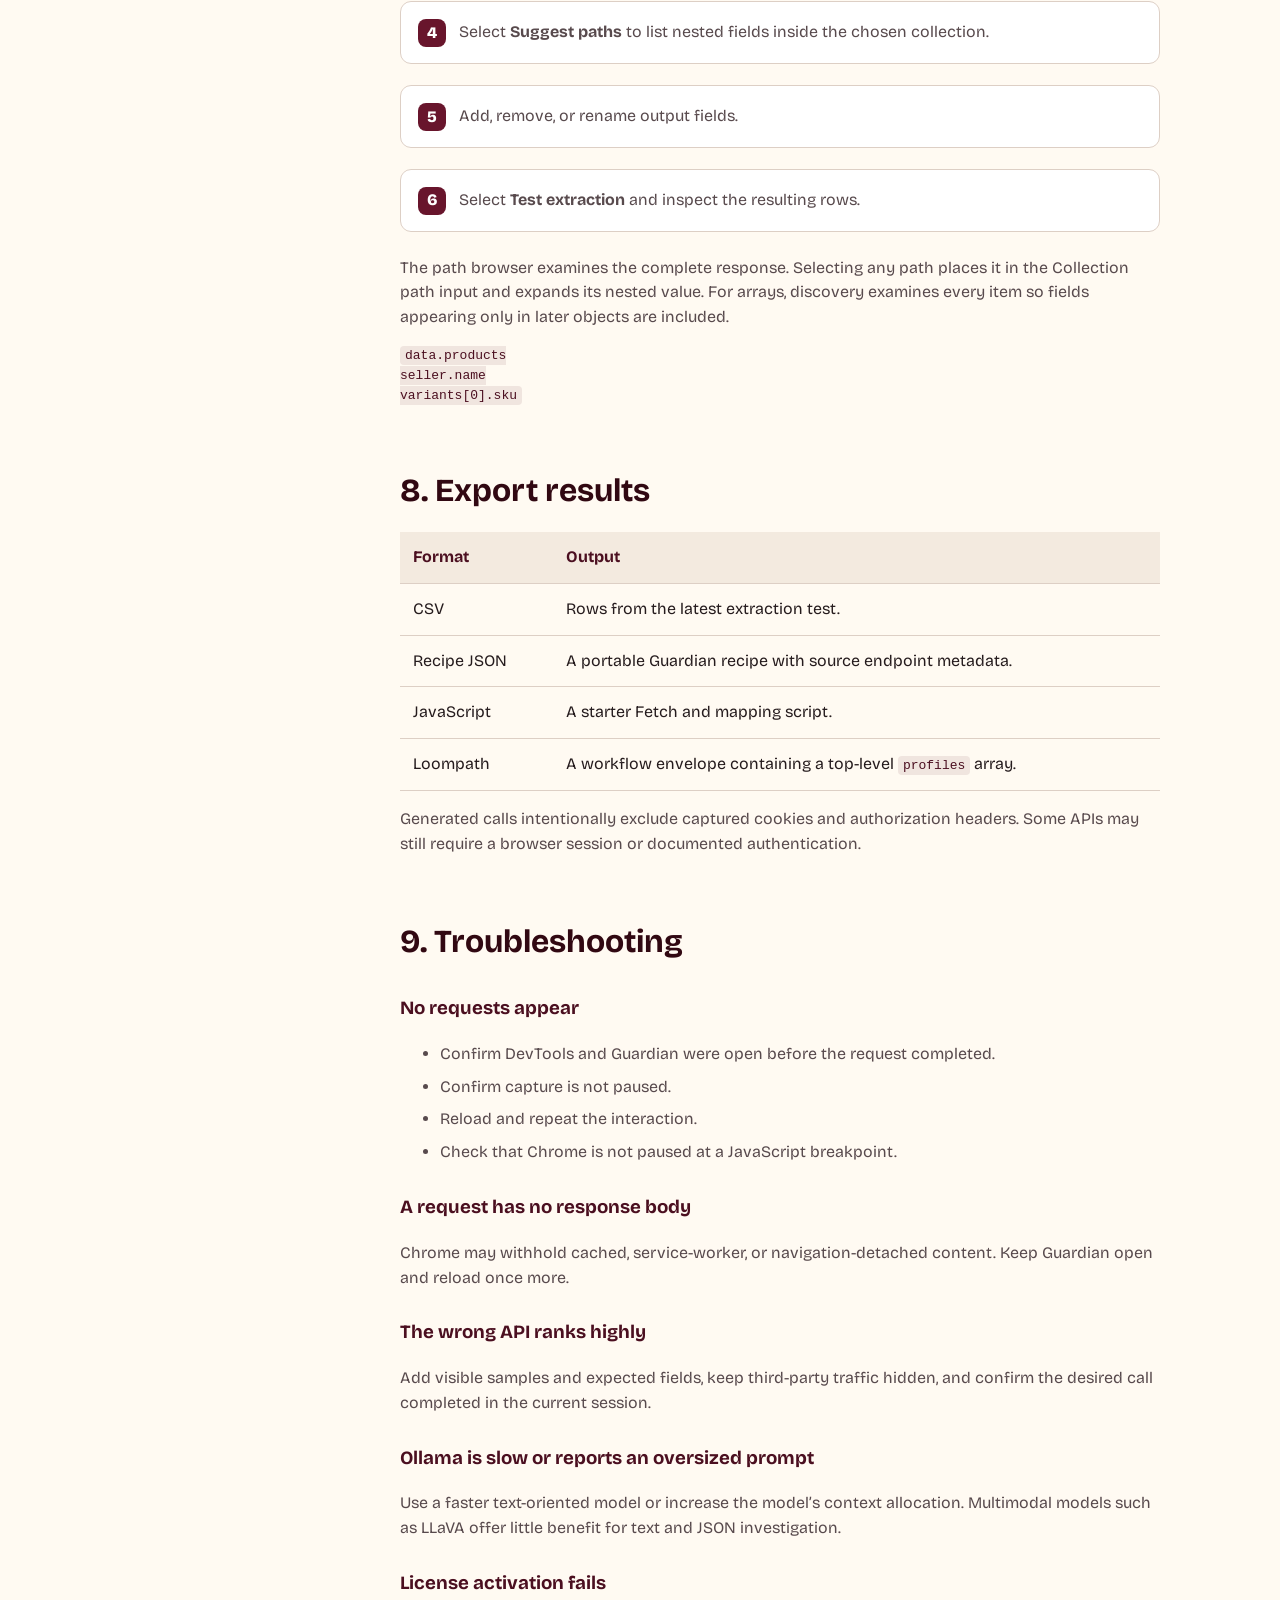
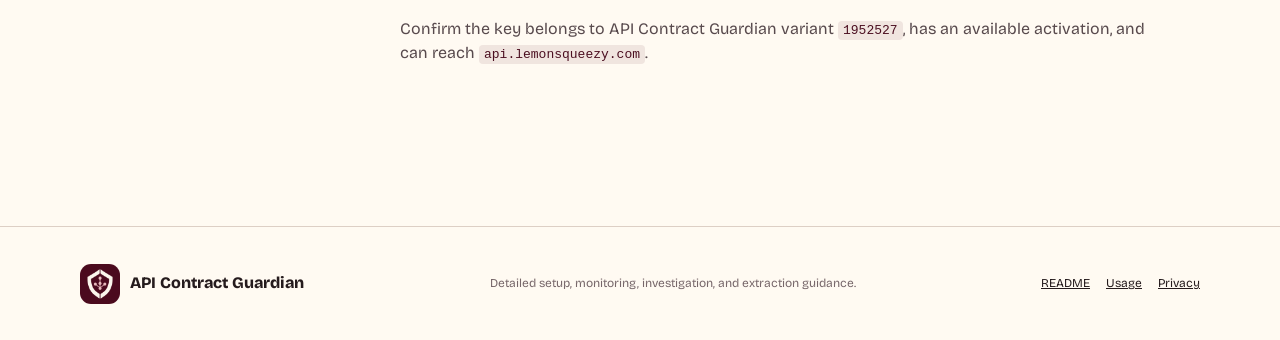
<file: usage.html>
<!doctype html>
<html lang="en">
<head>
  <meta charset="utf-8">
  <meta name="viewport" content="width=device-width,initial-scale=1">
  <title>Usage Guide — API Contract Guardian</title>
  <meta name="description" content="Complete instructions for capturing API traffic, monitoring pinned contracts, finding endpoints, and extracting JSON with API Contract Guardian.">
  <link rel="icon" href="assets/logo.png">
  <link rel="stylesheet" href="styles.css">
</head>
<body>
<header class="site-header"><nav class="nav shell"><a class="brand" href="index.html"><img src="assets/logo.png" alt=""><span>API Contract Guardian</span></a><div class="nav-links"><a href="index.html">Home</a><a href="features.html">Features</a><a href="readme.html">README</a><a aria-current="page" href="usage.html">Usage</a><a href="privacy.html">Privacy</a><a class="nav-cta" href="https://krrish.lemonsqueezy.com/checkout/buy/bc4b60ac-bb03-4356-a232-8a1e828eb6a8">Get Pro</a></div></nav></header>
<main>
  <section class="page-hero shell"><span class="eyebrow">Detailed usage guide</span><h1>From first capture to a reusable dataset.</h1><p>Install Guardian, observe API traffic, monitor pinned contracts, identify the right endpoint, and turn JSON into an extraction recipe.</p></section>
  <div class="page-layout shell">
    <aside class="toc"><strong>On this page</strong><a href="#install">Install</a><a href="#capture">Capture traffic</a><a href="#contracts">Contract drift</a><a href="#ai">Configure AI</a><a href="#finder">API Finder</a><a href="#license">Activate Pro</a><a href="#payload">Payload Lab</a><a href="#exports">Exports</a><a href="#troubleshoot">Troubleshooting</a><a href="#publisher">Publisher setup</a></aside>
    <article class="content">
      <section id="install"><h2>1. Install and open Guardian</h2><h3>Install an unpacked build</h3><ol class="steps"><li>Extract the release ZIP to a permanent folder.</li><li>Open <code>chrome://extensions</code>.</li><li>Enable <strong>Developer mode</strong>.</li><li>Select <strong>Load unpacked</strong> and choose the folder containing <code>manifest.json</code>.</li></ol><h3>Open the DevTools panel</h3><ol><li>Open a website you are authorized to inspect.</li><li>Open Chrome DevTools with F12, Ctrl+Shift+I, or Inspect.</li><li>Select <strong>Contract Guardian</strong>. Use the overflow menu if the tab is hidden.</li><li>Keep the panel open and reload the page.</li></ol><p class="notice">Guardian sees requests completed while its DevTools panel is active. Cached or service-worker responses may require one additional reload before Chrome exposes their response body.</p></section>

      <section id="capture"><h2>2. Capture API traffic</h2><p>The Traffic tab observes Fetch, XHR, JSON, GraphQL, XML, and API-like requests from the inspected tab.</p><ul><li>Search by method, URL, host, or response status.</li><li>Select the <strong>Capturing</strong> pill to pause capture globally. Select <strong>Paused</strong> to resume.</li><li>Select a request to inspect its inferred contract, request body, response body, and sanitized headers.</li><li>Select <strong>Clear</strong> to remove current traffic without deleting saved contract baselines.</li><li>Reloading or navigating begins a clean capture session automatically.</li></ul><p>Captured response bodies remain in memory for the current DevTools session and are not written to extension storage.</p></section>

      <section id="contracts"><h2>3. Monitor contract drift</h2><p>The first JSON response for a normalized endpoint becomes its local baseline. Numeric IDs, UUIDs, and long hexadecimal keys in URL paths are normalized so related records share one contract.</p><h3>Pin what matters</h3><p>Drift is checked only for pinned contracts. Pin an endpoint from Contracts or directly from an API Finder candidate. Pinning starts a fresh monitoring window.</p><ul><li><strong>Breaking:</strong> removed fields and incompatible type changes.</li><li><strong>Suspicious:</strong> structural changes that deserve review.</li><li><strong>Safe:</strong> additive fields that preserve the previous shape.</li></ul><p>Select the <strong>Drifted APIs</strong> metric for an endpoint-grouped breakdown containing every changed JSON path. Use <strong>Save current baseline</strong> after confirming an intentional API change.</p><h3>Manage baselines</h3><ul><li>Search contracts by endpoint, method, or host.</li><li>Pin important baselines to protect them from bulk cleanup.</li><li>Delete an individual baseline from its card.</li><li><strong>Delete all unpinned</strong> preserves every pinned contract.</li><li>Export contract JSON periodically when you need a backup.</li></ul></section>

      <section id="ai"><h2>4. Configure AI</h2><p>Choose the active provider from the panel header. Deterministic ranking works without an AI call.</p><h3>Local Ollama</h3><ol><li>Install Ollama.</li><li>Pull a text-oriented model such as <code>qwen3:8b</code>.</li><li>Allow the extension origin through <code>OLLAMA_ORIGINS</code>.</li><li>Keep Ollama running at <code>http://localhost:11434</code>.</li><li>Enter the endpoint and model in Guardian settings.</li></ol><p>Ollama traffic remains on the local machine. Guardian reads the active model context allocation and limits evidence to fit.</p><h3>External providers</h3><p>OpenAI, Claude, OpenRouter, and ZenMux use your own key. Keys are saved in Chrome local storage. Selecting an external provider displays a warning, and API Finder requires acknowledgement before every external investigation.</p><p>Secret-like fields and query parameters are redacted, authorization and cookie headers are excluded, and response evidence is bounded. Avoid external providers for confidential traffic unless your provider agreement permits it.</p></section>

      <section id="finder"><h2>5. Find the API powering a page</h2><ol class="steps"><li>Capture the page load and interaction that displays the target data.</li><li>Open <strong>API Finder</strong> and ask a direct question such as “Which request populates the product cards?”</li><li>Paste two or three visible examples, one per line.</li><li>Enter expected fields such as <code>title, price, image, slug</code>.</li><li>Choose the number of candidates to display and keep third-party traffic hidden unless it is required.</li><li>Review the ranked table or ask the selected AI for an evidence report.</li></ol><p>The ranker favors first-party API-like requests, JSON object arrays, useful collection sizes, matching visible values, and expected fields. Trackers, advertising hosts, and static assets receive strong penalties. Repeated calls to the same normalized endpoint are collapsed into one candidate.</p><p>Each result offers safe URL and cURL copying, request inspection, contract pinning, and direct handoff to Payload Lab.</p></section>

      <section id="license"><h2>6. Activate Payload Lab Pro</h2><p>Payload Lab Pro costs <strong>$129 as a one-time purchase</strong>. One license supports up to three activated devices.</p><ol><li>Purchase Pro through the Lemon Squeezy checkout.</li><li>Open Payload Lab and paste the key from the receipt.</li><li>Select <strong>Activate Pro</strong>.</li></ol><p>Guardian creates one Lemon Squeezy instance per installation, validates at most daily, and provides a seven-day offline grace period after successful validation. Deactivate an installation before replacing a device when all three slots are in use.</p><a class="button primary" href="https://krrish.lemonsqueezy.com/checkout/buy/bc4b60ac-bb03-4356-a232-8a1e828eb6a8">Purchase Payload Lab Pro</a></section>

      <section id="payload"><h2>7. Build an extraction recipe</h2><ol class="steps"><li>Select a captured JSON response.</li><li>Enter a recipe name.</li><li>Enter a collection path such as <code>data.products</code>, or choose one from the complete response-path browser.</li><li>Select <strong>Suggest paths</strong> to list nested fields inside the chosen collection.</li><li>Add, remove, or rename output fields.</li><li>Select <strong>Test extraction</strong> and inspect the resulting rows.</li></ol><p>The path browser examines the complete response. Selecting any path places it in the Collection path input and expands its nested value. For arrays, discovery examines every item so fields appearing only in later objects are included.</p><pre class="doc-code"><code>data.products
seller.name
variants[0].sku</code></pre></section>

      <section id="exports"><h2>8. Export results</h2><table class="permission-table"><thead><tr><th>Format</th><th>Output</th></tr></thead><tbody><tr><td>CSV</td><td>Rows from the latest extraction test.</td></tr><tr><td>Recipe JSON</td><td>A portable Guardian recipe with source endpoint metadata.</td></tr><tr><td>JavaScript</td><td>A starter Fetch and mapping script.</td></tr><tr><td>Loompath</td><td>A workflow envelope containing a top-level <code>profiles</code> array.</td></tr></tbody></table><p>Generated calls intentionally exclude captured cookies and authorization headers. Some APIs may still require a browser session or documented authentication.</p></section>

      <section id="troubleshoot"><h2>9. Troubleshooting</h2><h3>No requests appear</h3><ul><li>Confirm DevTools and Guardian were open before the request completed.</li><li>Confirm capture is not paused.</li><li>Reload and repeat the interaction.</li><li>Check that Chrome is not paused at a JavaScript breakpoint.</li></ul><h3>A request has no response body</h3><p>Chrome may withhold cached, service-worker, or navigation-detached content. Keep Guardian open and reload once more.</p><h3>The wrong API ranks highly</h3><p>Add visible samples and expected fields, keep third-party traffic hidden, and confirm the desired call completed in the current session.</p><h3>Ollama is slow or reports an oversized prompt</h3><p>Use a faster text-oriented model or increase the model’s context allocation. Multimodal models such as LLaVA offer little benefit for text and JSON investigation.</p><h3>License activation fails</h3><p>Confirm the key belongs to API Contract Guardian variant <code>1952527</code>, has an available activation, and can reach <code>api.lemonsqueezy.com</code>.</p></section>

    </article>
  </div>
</main>
<footer class="site-footer"><div class="footer-row shell"><a class="brand" href="index.html"><img src="assets/logo.png" alt=""><span>API Contract Guardian</span></a><p>Detailed setup, monitoring, investigation, and extraction guidance.</p><div class="footer-links"><a href="readme.html">README</a><a href="usage.html">Usage</a><a href="privacy.html">Privacy</a></div></div></footer>
</body>
</html>
</file>
<file: styles.css>
@font-face{font-family:Bricolage;src:url("assets/BricolageGrotesque-Variable.ttf") format("truetype");font-weight:200 800;font-display:swap}
:root{--wine:#4b0f20;--dark:#310812;--burg:#68152c;--rose:#e9c8d0;--paper:#fffaf2;--cream:#f3eadf;--white:#fffdf9;--ink:#251b1d;--muted:#77676a;--line:#ddcfc5;--green:#24715a}
*{box-sizing:border-box}html{scroll-behavior:smooth}body{margin:0;color:var(--ink);background:var(--paper);font-family:Bricolage,"Segoe UI",sans-serif;line-height:1.55}a{color:inherit}.shell{width:min(1120px,calc(100% - 40px));margin:auto}.site-header{position:sticky;z-index:20;top:0;border-bottom:1px solid var(--line);background:#fffaf2ee;backdrop-filter:blur(14px)}.nav{min-height:72px;display:flex;align-items:center;justify-content:space-between}.brand{display:flex;align-items:center;gap:10px;text-decoration:none;font-weight:780}.brand img{width:40px;height:40px;border-radius:11px}.nav-links{display:flex;align-items:center;gap:25px}.nav-links a{text-decoration:none;font-size:14px;font-weight:650}.nav-links a[aria-current=page]{color:var(--burg)}.nav-cta,.button{display:inline-flex;align-items:center;justify-content:center;border-radius:10px;text-decoration:none;font-weight:760}.nav-cta{padding:9px 15px;color:#fff!important;background:var(--wine)}
.hero{display:grid;grid-template-columns:.9fr 1.1fr;align-items:center;gap:52px;min-height:650px;padding:70px 0 90px}.eyebrow{color:var(--burg);font-size:11px;font-weight:800;letter-spacing:1.5px;text-transform:uppercase}.hero h1,.page-hero h1{margin:18px 0;color:var(--dark);font-size:clamp(52px,6vw,82px);line-height:.92;letter-spacing:-4px}.hero h1 em{color:var(--burg);font-style:normal}.lede{max-width:650px;color:var(--muted);font-size:19px}.actions{display:flex;flex-wrap:wrap;gap:10px;margin-top:28px}.button{min-height:46px;padding:0 20px}.primary{color:#fff;background:var(--wine)}.secondary{border:1px solid var(--line);background:var(--white)}.checks{display:flex;flex-wrap:wrap;gap:16px;margin-top:20px;color:var(--muted);font-size:12px}
.demo{overflow:hidden;border:1px solid #cdbab2;border-radius:18px;background:#fff;box-shadow:0 28px 75px #4b0f2024}.demo-top{display:flex;align-items:center;gap:10px;padding:14px 16px;color:#fff;background:var(--wine)}.demo-top img{width:36px;height:36px;border-radius:9px}.demo-top span{margin-left:auto;font-size:9px}.demo-tabs{display:flex;gap:18px;padding:10px 16px;border-bottom:1px solid var(--line);font-size:10px}.demo-body{display:grid;grid-template-columns:.85fr 1.15fr;min-height:350px}.requests{padding:18px;border-right:1px solid var(--line);background:#fffdf9}.requests small,.payload small{color:var(--muted);font-size:8px;letter-spacing:1px}.request{display:grid;grid-template-columns:38px 1fr auto;gap:7px;padding:12px 7px;border-bottom:1px solid #eee5df;font-size:9px}.request b{color:var(--burg)}.request i{color:var(--green);font-style:normal}.request.active{border-radius:7px;background:#f3e5e8}.payload{padding:20px}.payload h3{margin:10px 0;color:var(--wine)}.payload p{color:var(--muted);font-size:12px}.payload pre{padding:16px;border-radius:10px;color:#fae9ee;background:var(--dark);font-size:11px;line-height:1.65;white-space:pre-wrap}
.band{padding:15px;color:#fff;background:var(--wine);text-align:center;font-size:11px;font-weight:750;letter-spacing:2px}.section{padding:90px 0}.section.alt{background:var(--cream)}.section-head{display:grid;grid-template-columns:1.2fr .8fr;gap:60px;align-items:end;margin-bottom:40px}.section h2,.page-section h2{margin:8px 0;color:var(--dark);font-size:clamp(35px,4vw,55px);line-height:1;letter-spacing:-2px}.section-head p{margin:0;color:var(--muted)}.grid{display:grid;grid-template-columns:repeat(3,1fr);gap:15px}.card{padding:26px;border:1px solid var(--line);border-radius:15px;background:var(--white)}.card .number{display:inline-grid;width:31px;height:31px;place-items:center;border-radius:8px;color:var(--burg);background:#f2dfe4;font-size:10px;font-weight:800}.card h3{margin:35px 0 10px;color:var(--dark);font-size:23px;line-height:1.08}.card p{color:var(--muted)}.compare{display:grid;grid-template-columns:1fr 1fr;gap:18px}.plan{padding:32px;border-radius:17px}.plan.free{border:1px solid var(--line);background:#fff}.plan.pro{color:#fff;background:var(--dark)}.plan h3{font-size:35px}.plan ul{display:grid;gap:10px;padding:0;list-style:none}.plan.pro .button{color:var(--dark);background:var(--rose)}.plan.free .button{border:1px solid var(--line)}
.page-hero{padding:80px 0 65px;border-bottom:1px solid var(--line)}.page-hero h1{max-width:900px;font-size:clamp(48px,6vw,76px)}.page-hero p{max-width:750px;color:var(--muted);font-size:19px}.page-layout{display:grid;grid-template-columns:250px minmax(0,760px);gap:70px;align-items:start;padding:70px 0 100px}.toc{position:sticky;top:100px;padding:18px;border:1px solid var(--line);border-radius:13px;background:#fff}.toc strong{display:block;margin-bottom:10px;color:var(--dark)}.toc a{display:block;padding:6px 0;color:var(--muted);text-decoration:none;font-size:13px}.content section{scroll-margin-top:100px;margin-bottom:60px}.content h2{margin:0 0 16px;color:var(--dark);font-size:32px}.content h3{margin-top:28px;color:var(--wine)}.content p,.content li{color:#584a4d}.content li{margin-bottom:8px}.content code{padding:2px 5px;border-radius:4px;color:var(--wine);background:#f0e5df}.notice{padding:17px;border-left:4px solid var(--burg);border-radius:8px;background:var(--cream)}.steps{counter-reset:steps;display:grid;gap:13px;padding:0;list-style:none}.steps li{position:relative;padding:18px 18px 18px 58px;border:1px solid var(--line);border-radius:11px;background:#fff}.steps li:before{counter-increment:steps;content:counter(steps);position:absolute;left:17px;top:17px;display:grid;width:28px;height:28px;place-items:center;border-radius:8px;color:#fff;background:var(--burg);font-weight:800}.permission-table{width:100%;border-collapse:collapse}.permission-table th,.permission-table td{padding:13px;border-bottom:1px solid var(--line);text-align:left;vertical-align:top}.permission-table th{color:var(--wine);background:var(--cream)}
.site-footer{padding:35px 0;border-top:1px solid var(--line)}.footer-row{display:flex;align-items:center;justify-content:space-between;gap:25px}.footer-row p{color:var(--muted);font-size:12px}.footer-links{display:flex;gap:16px;font-size:12px}
@media(max-width:850px){.nav-links a:not(.nav-cta){display:none}.hero,.section-head,.page-layout{grid-template-columns:1fr}.hero{padding-top:45px}.toc{position:static}.grid{grid-template-columns:1fr 1fr}.footer-row{flex-direction:column;text-align:center}}@media(max-width:600px){.shell{width:calc(100% - 24px)}.hero h1,.page-hero h1{font-size:50px;letter-spacing:-2.5px}.demo-body{grid-template-columns:1fr}.requests{display:none}.grid,.compare{grid-template-columns:1fr}.section{padding:65px 0}.nav{min-height:62px}.brand span{font-size:13px}.footer-links{flex-wrap:wrap;justify-content:center}}
</file>
